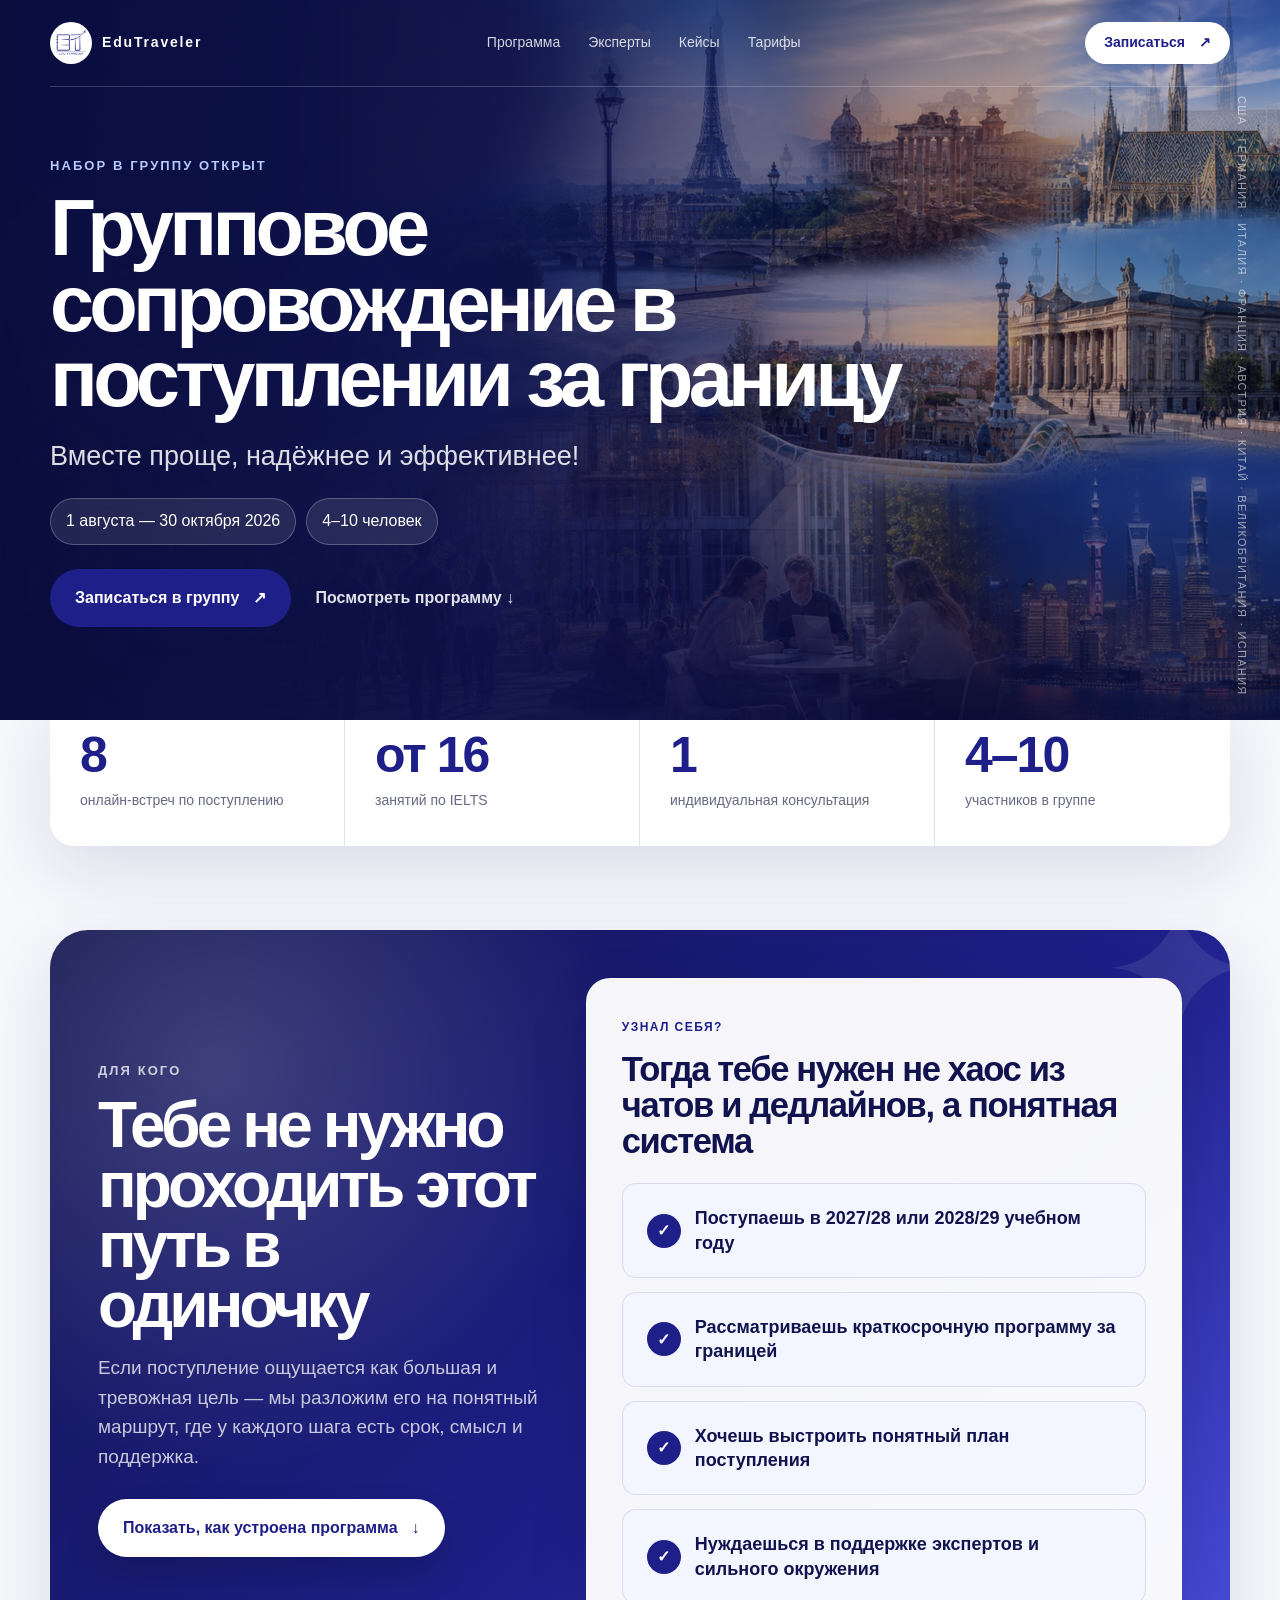
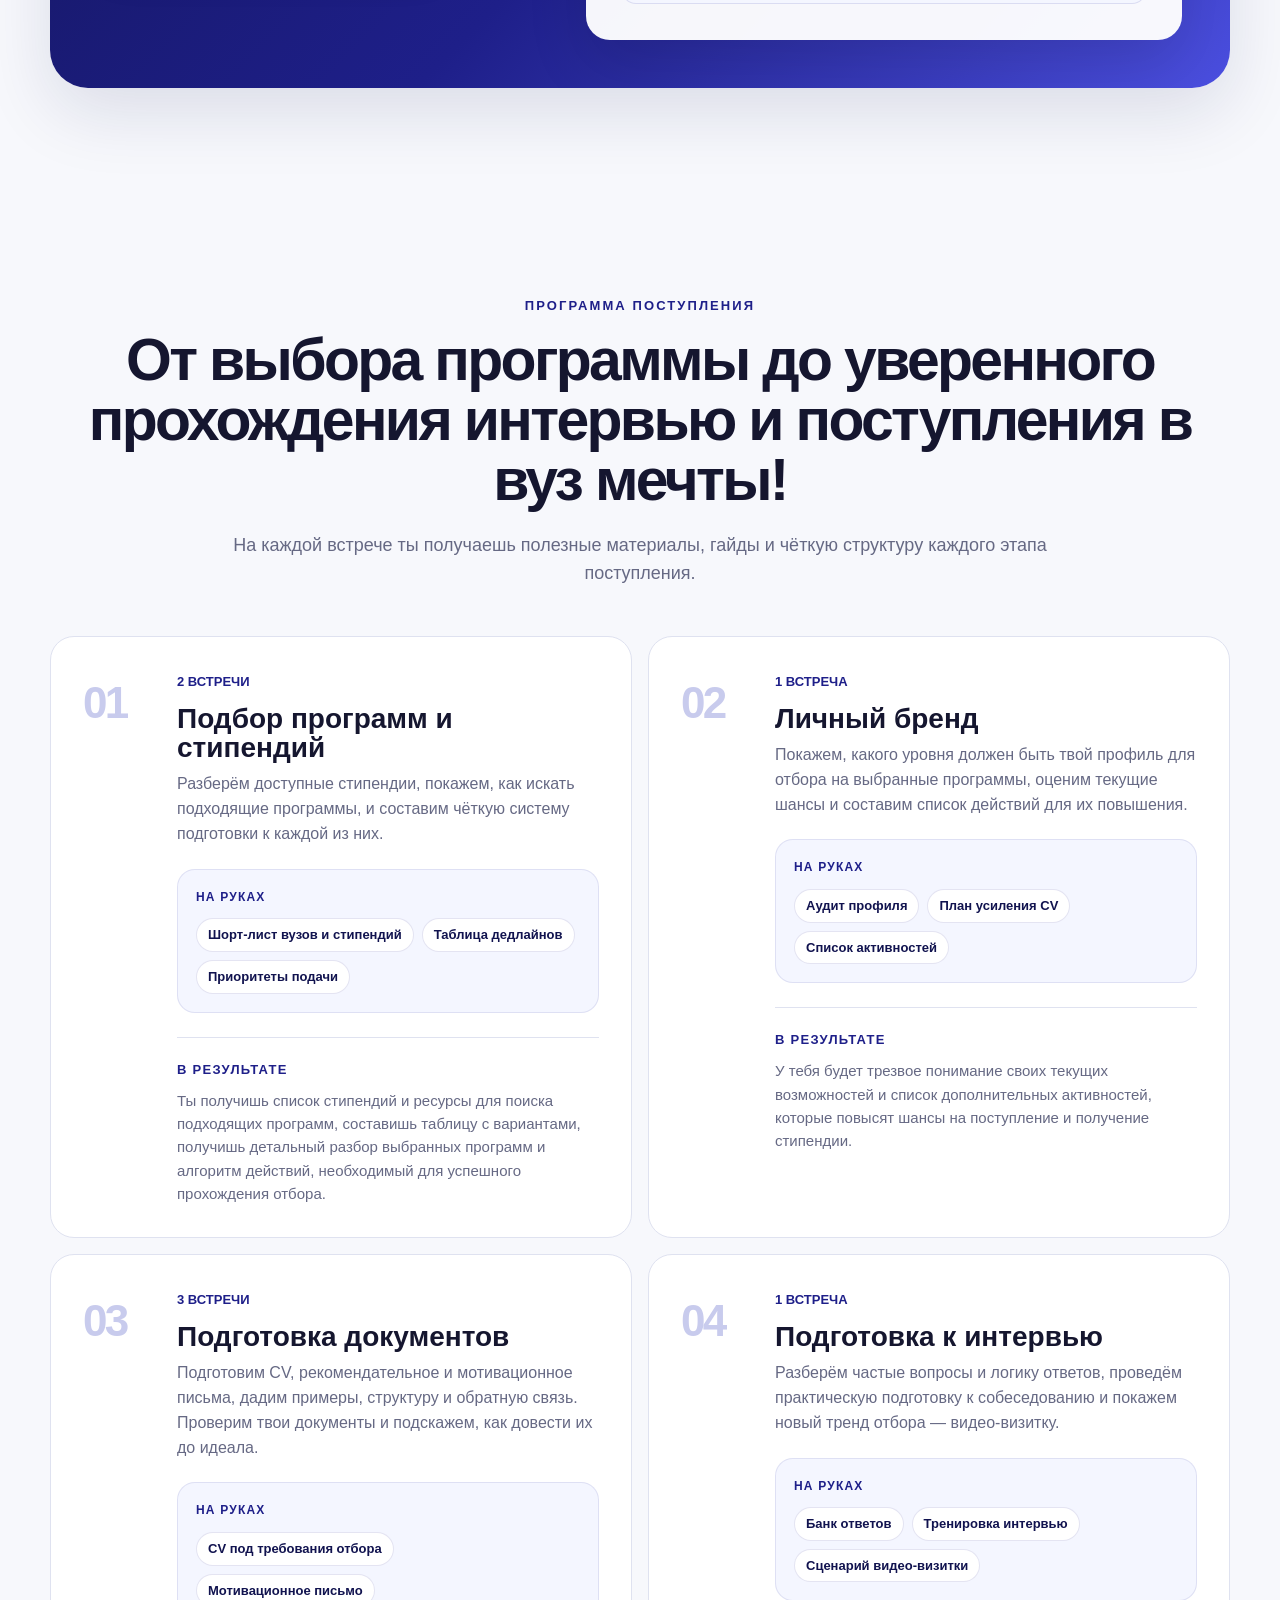
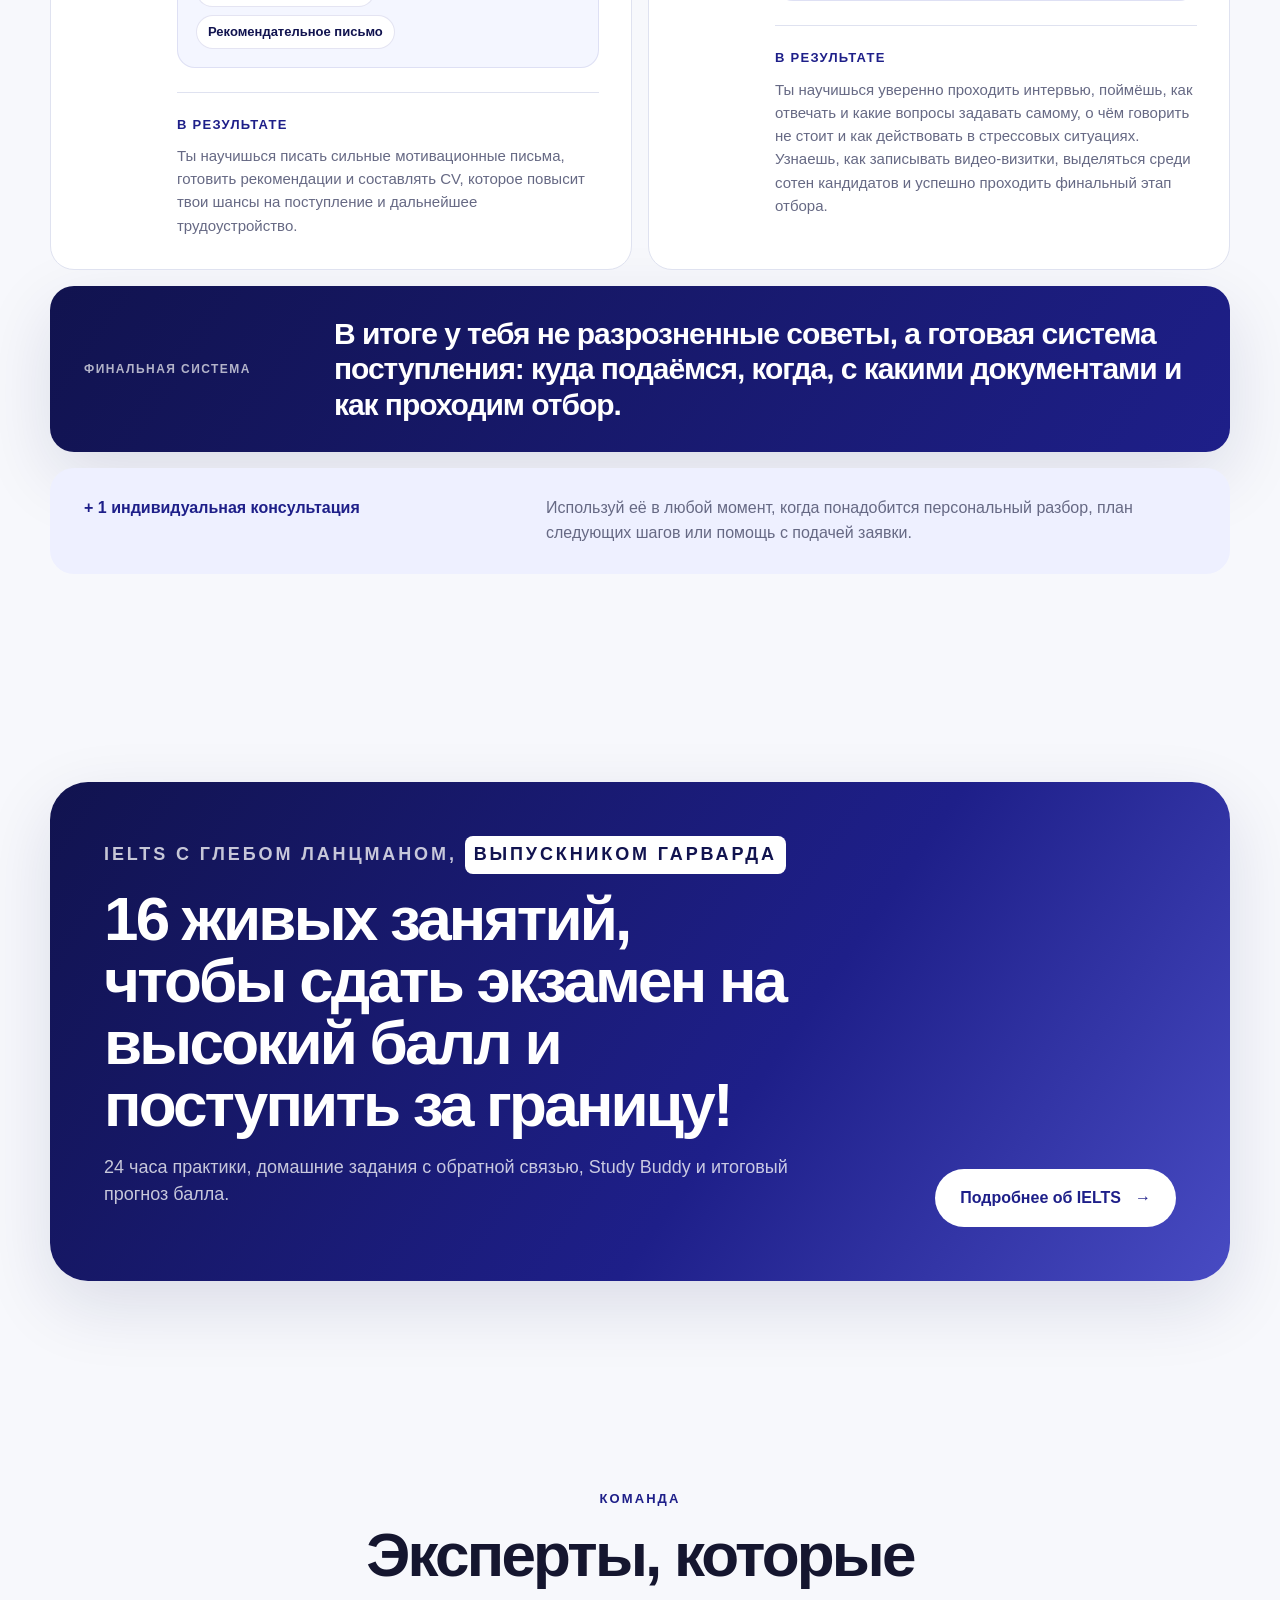
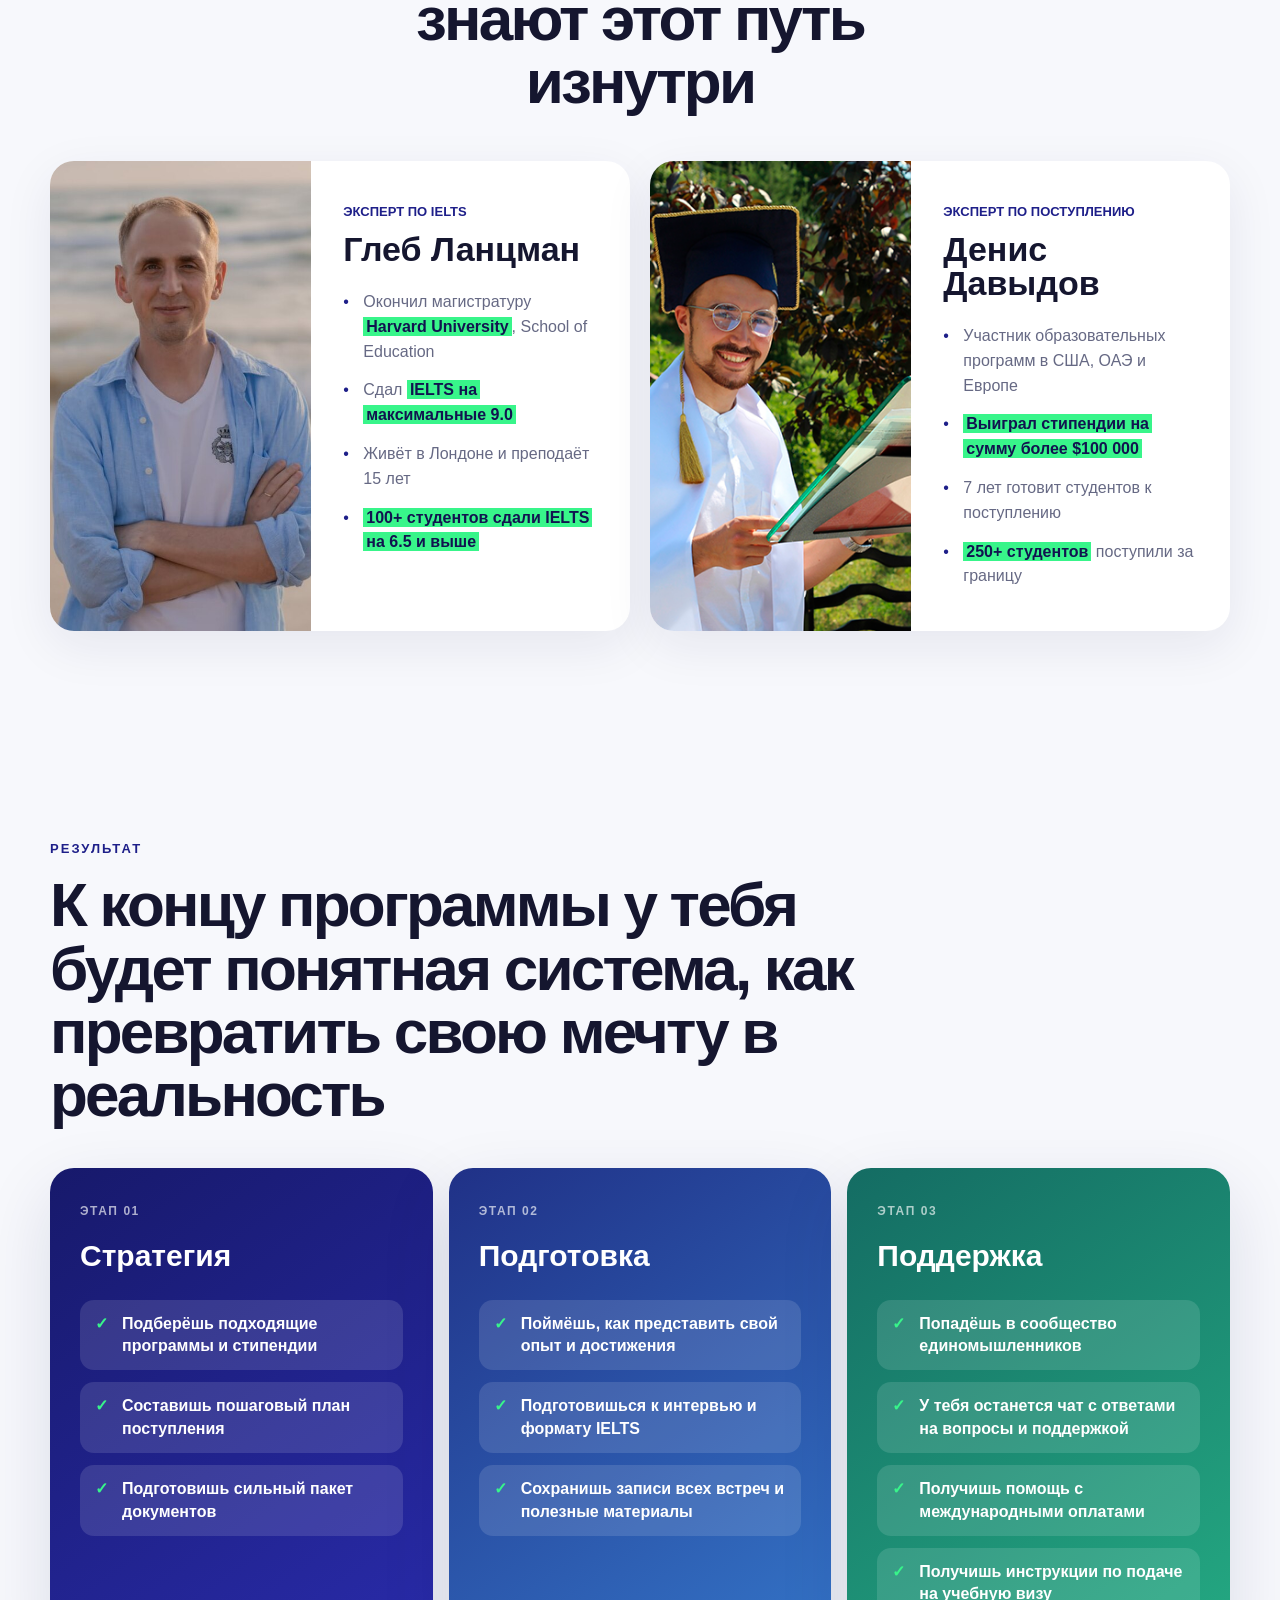
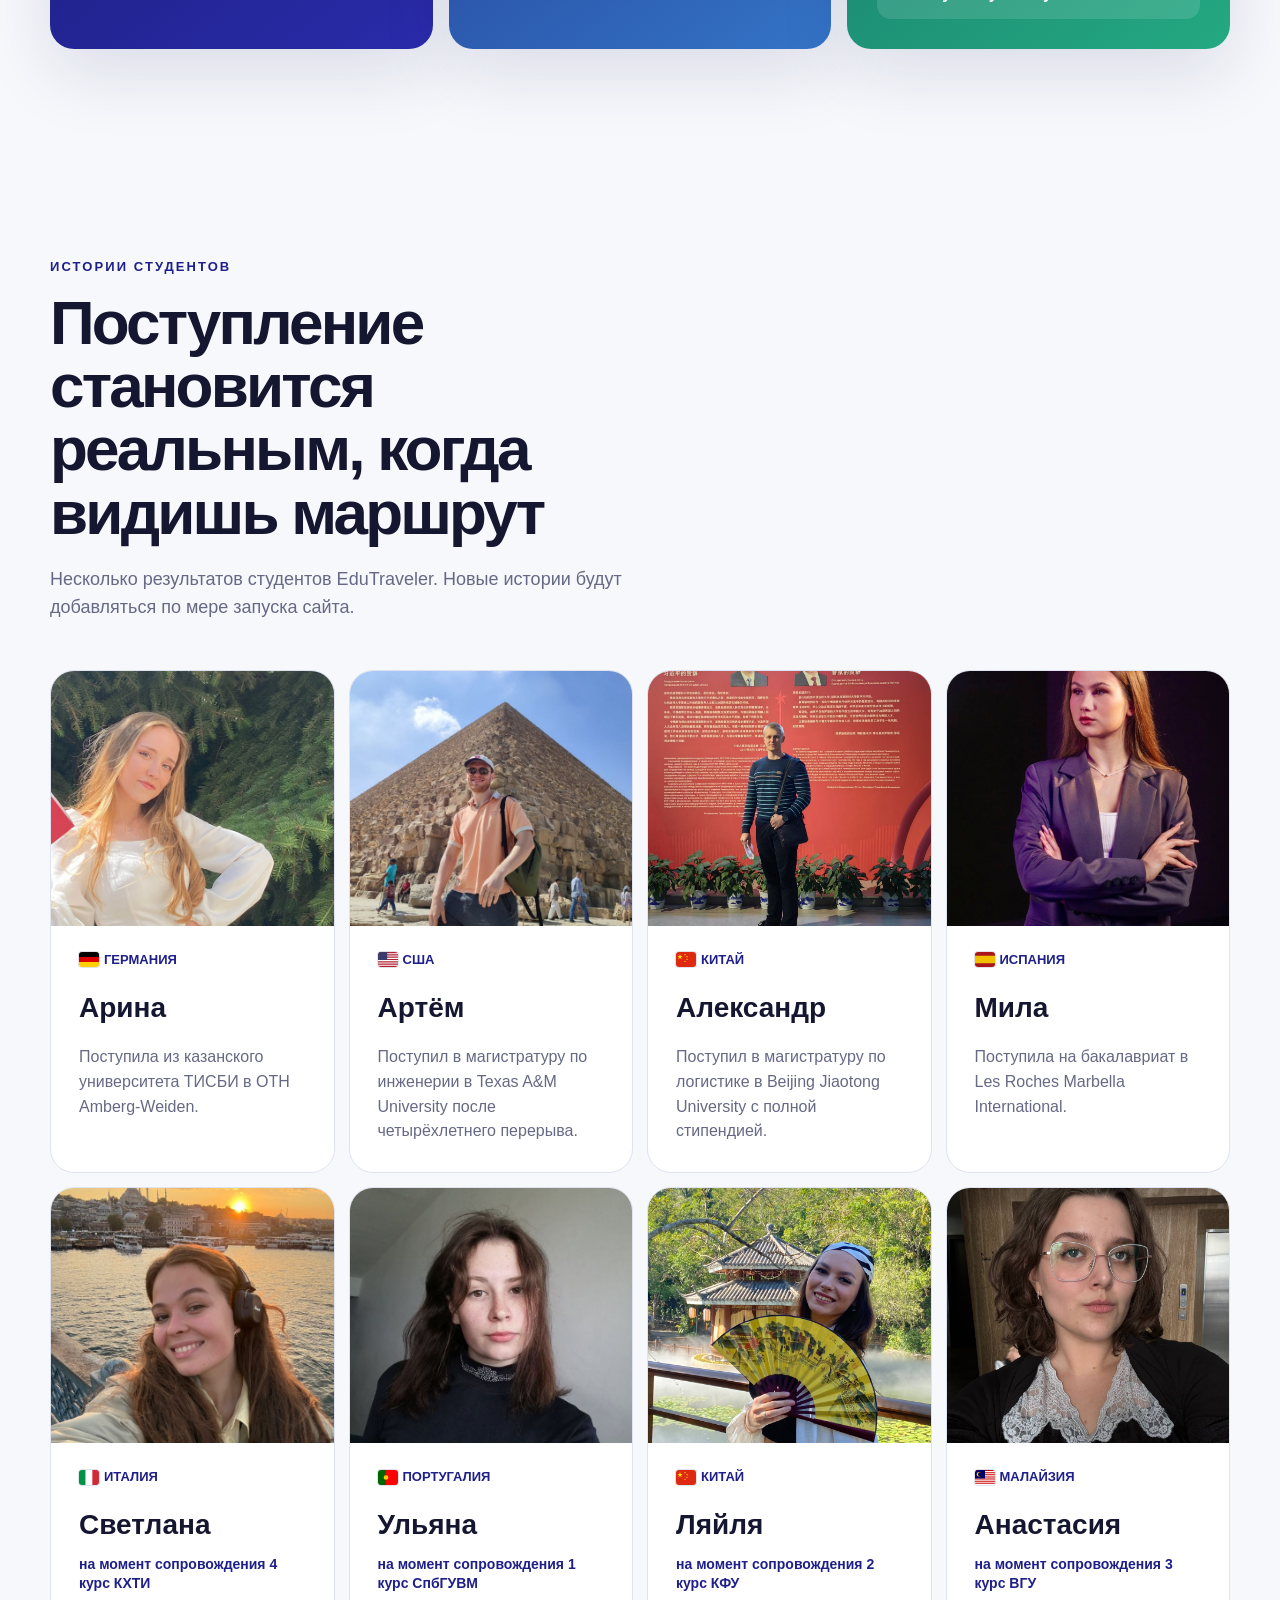
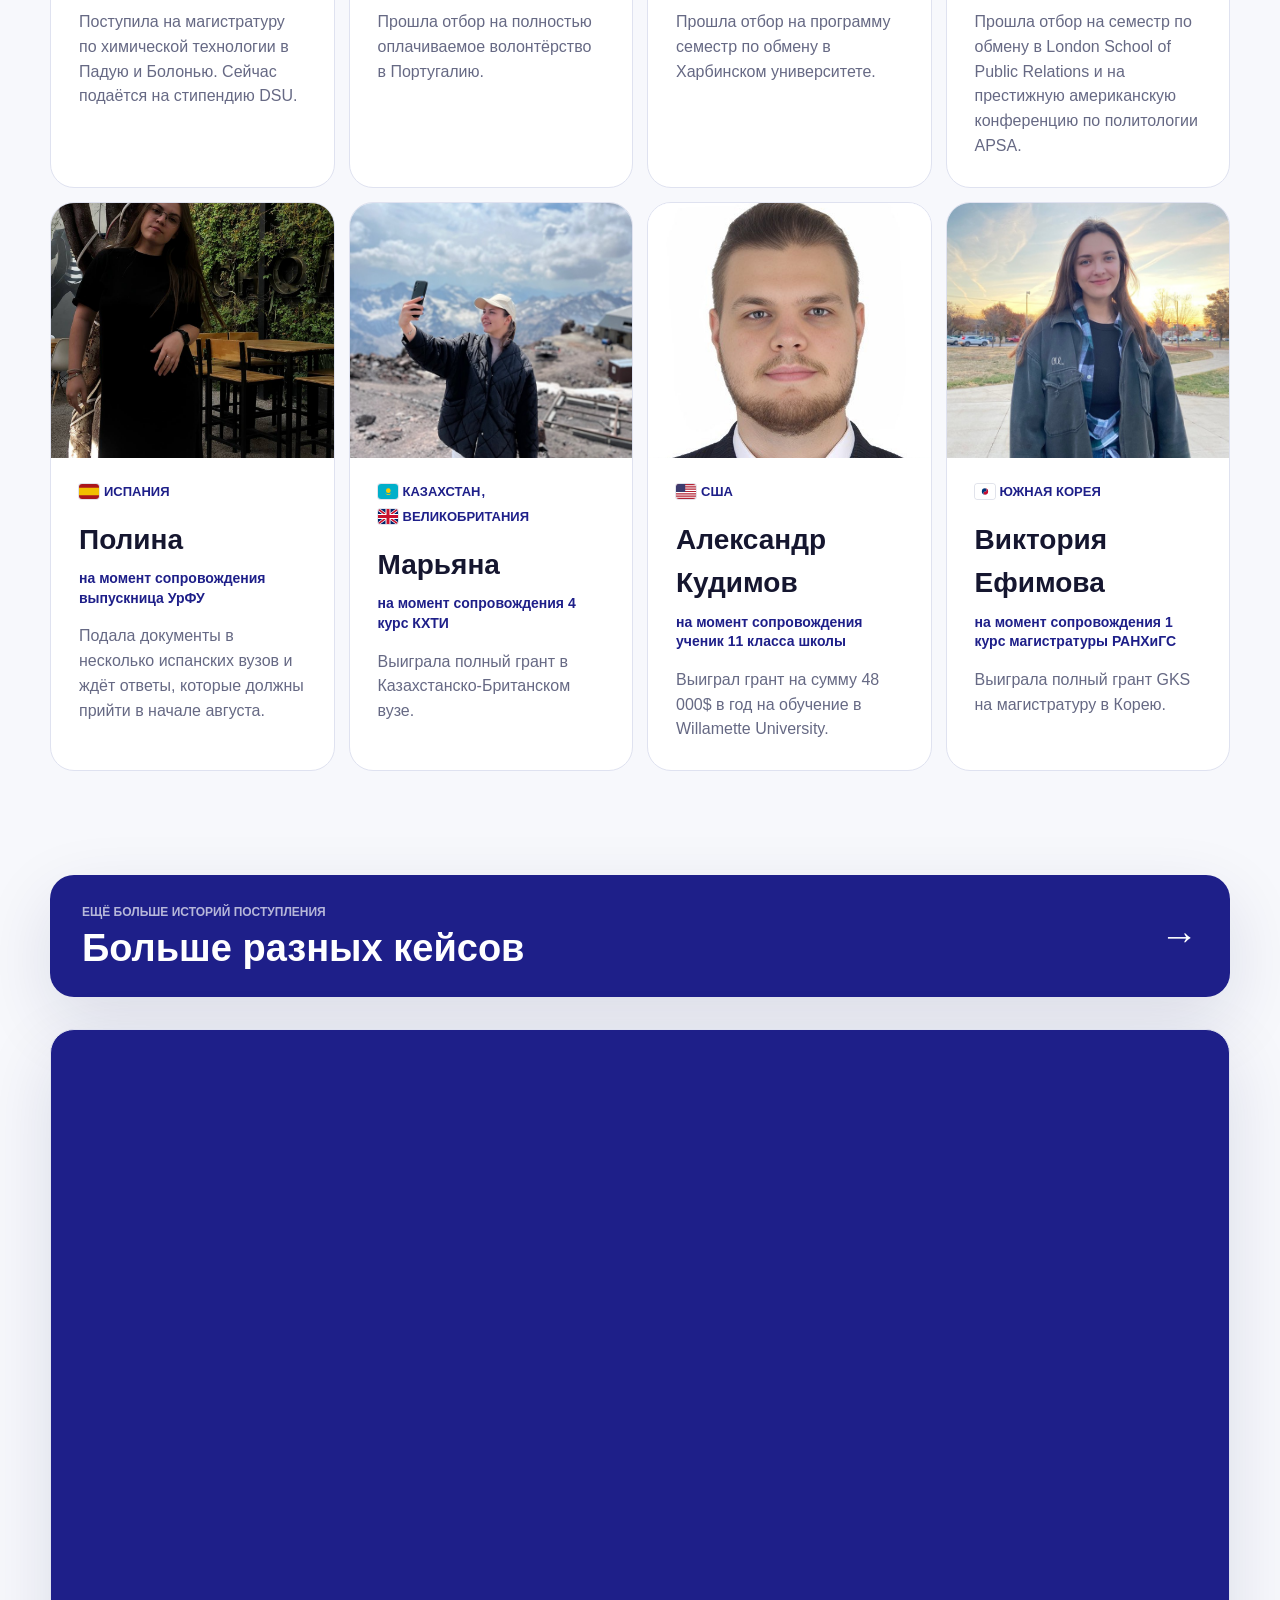
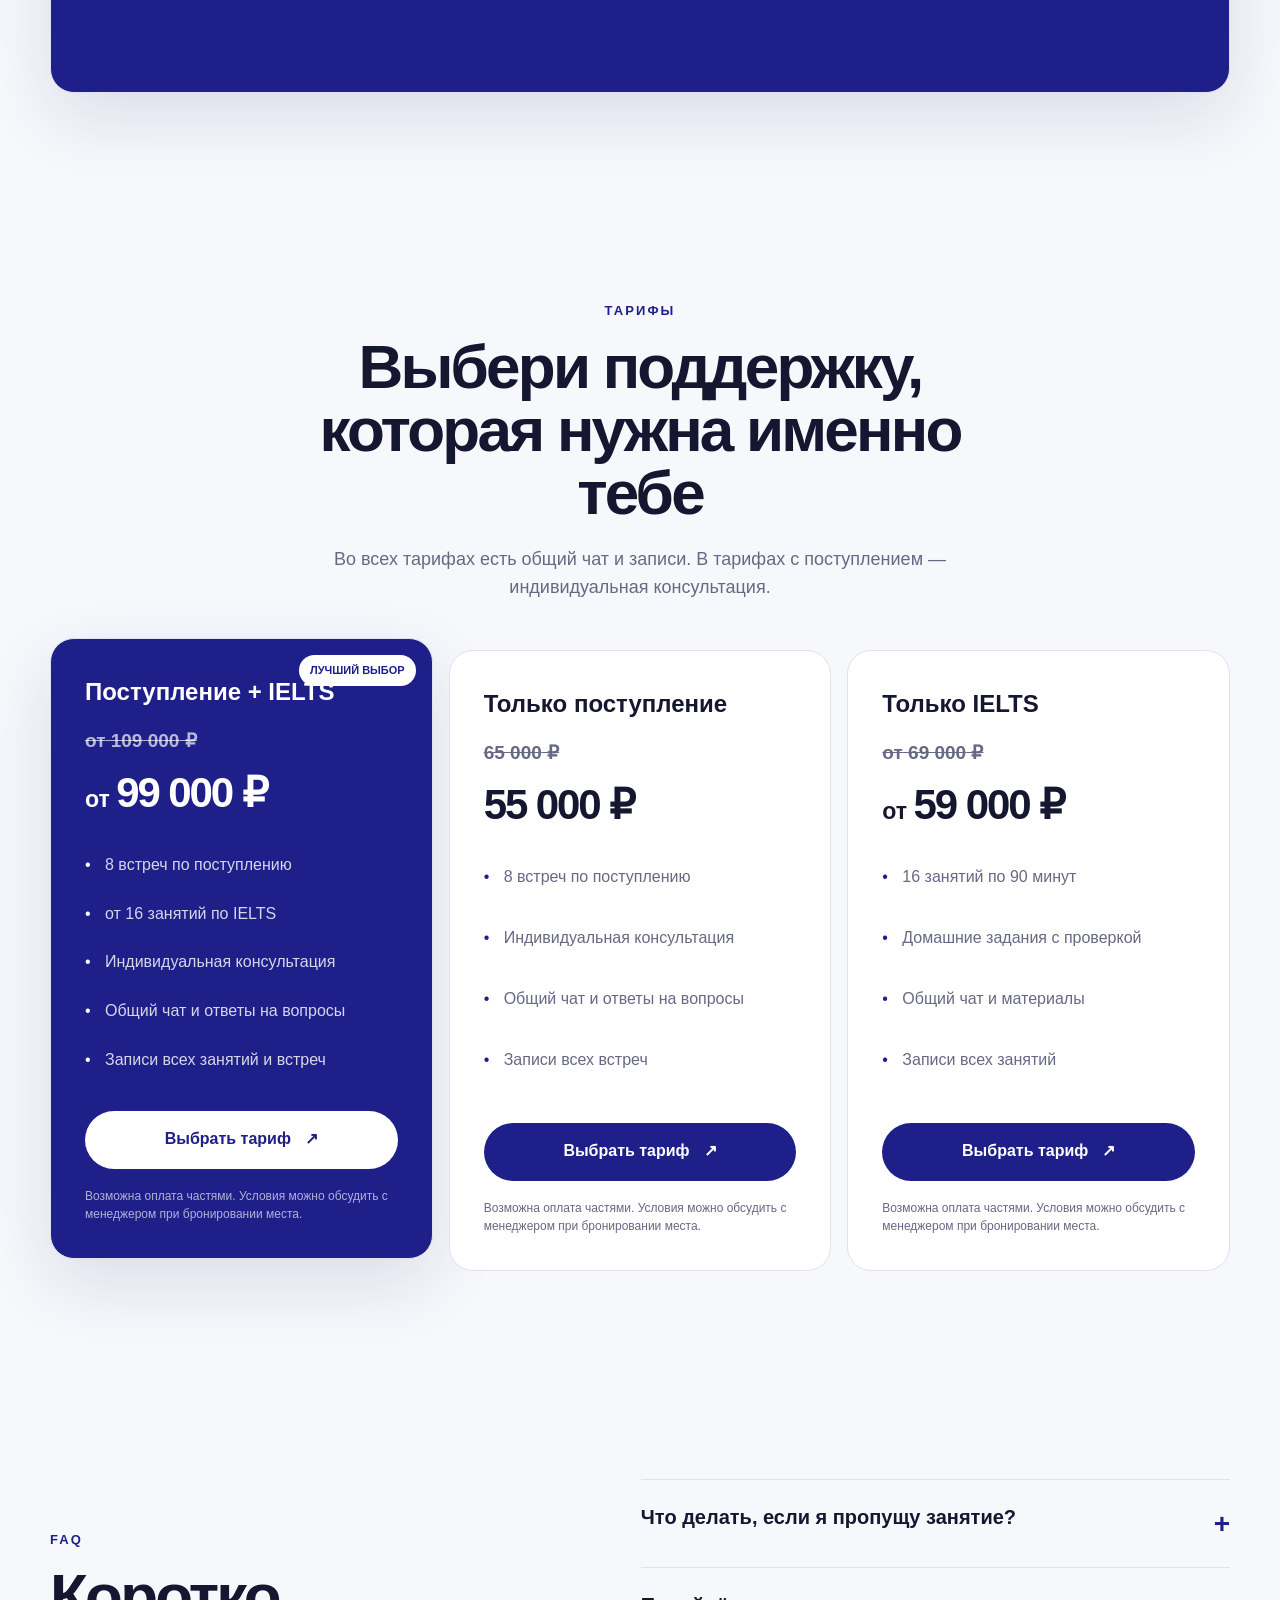
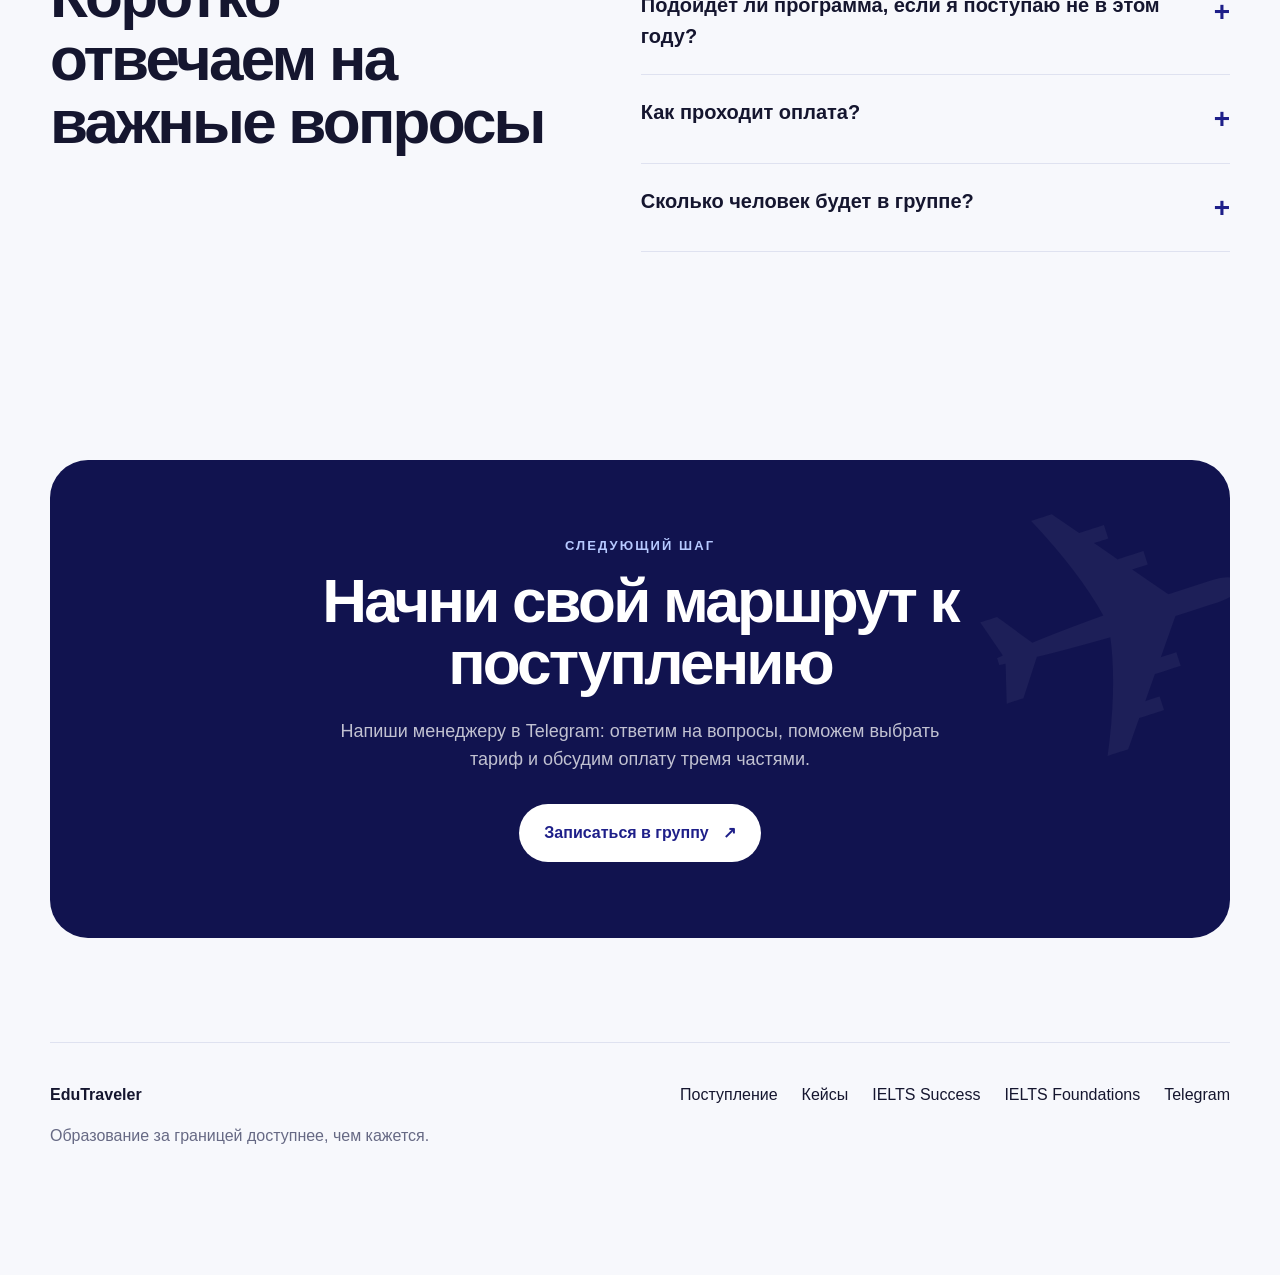
<file: index.html>
<!doctype html>
<html lang="ru">
  <head>
    <meta charset="UTF-8" />
    <meta name="viewport" content="width=device-width, initial-scale=1.0" />
    <meta name="theme-color" content="#1e1f89" />
    <meta name="description" content="Групповое сопровождение EduTraveler в поступлении за границу и подготовке к IELTS." />
    <title>Групповое сопровождение в поступлении за границу | EduTraveler</title>
    <script type="module" crossorigin src="/assets/index-BemUymbN.js"></script>
    <link rel="stylesheet" crossorigin href="/assets/index-DdzDapa5.css">
  </head>
  <body>
    <div id="root"></div>
  </body>
</html>
</file>
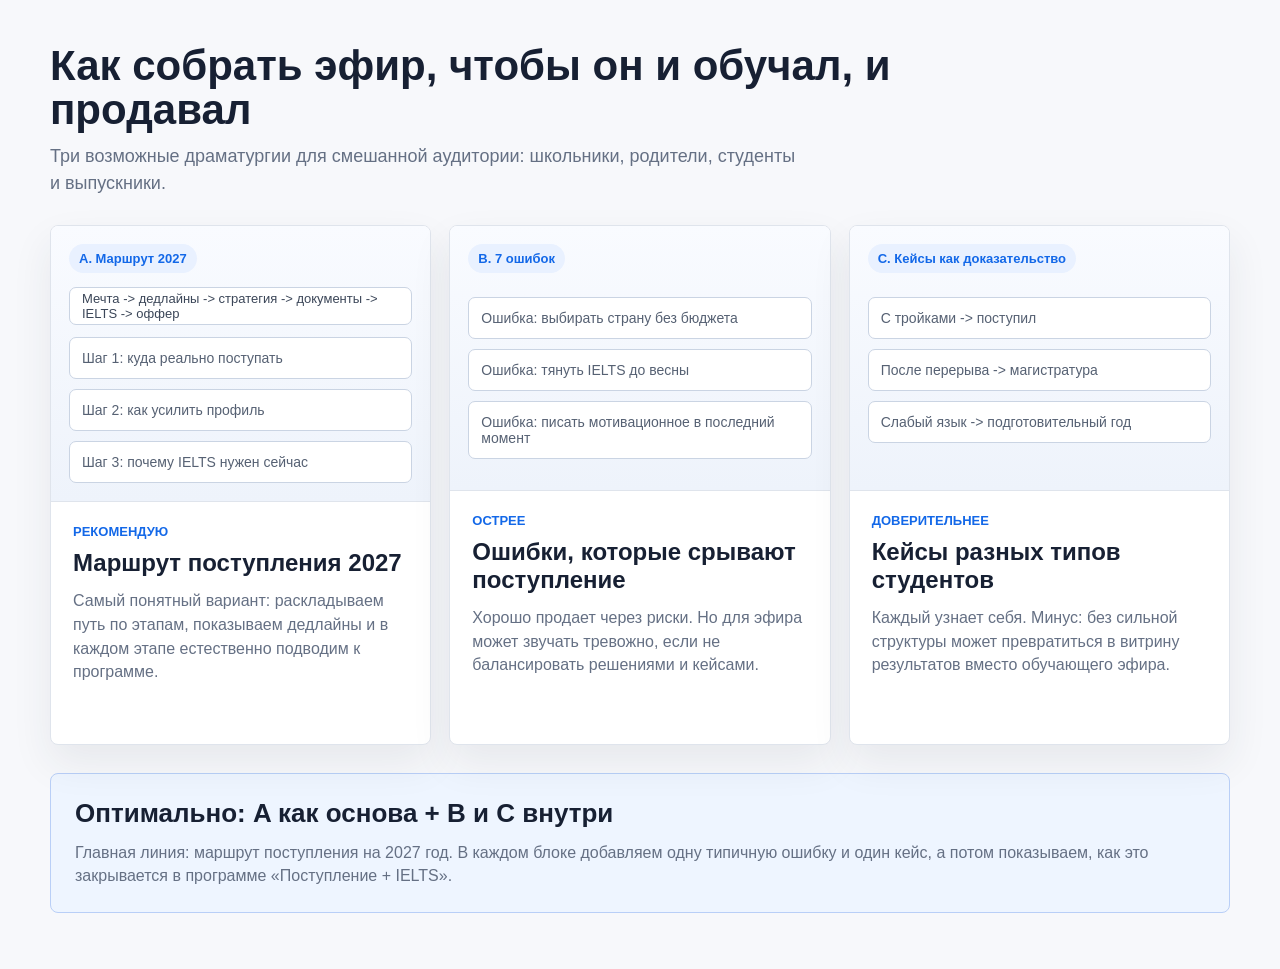
<file: brainstorm/presentation-approaches.html>
<!doctype html>
<html lang="ru">
<head>
  <meta charset="utf-8">
  <meta name="viewport" content="width=device-width, initial-scale=1">
  <title>Варианты драматургии эфира</title>
  <style>
    :root {
      color-scheme: light;
      --ink: #172033;
      --muted: #657084;
      --line: #dfe4ec;
      --bg: #f7f8fb;
      --card: #ffffff;
      --accent: #1368e8;
      --accent-soft: #e9f1ff;
    }
    * { box-sizing: border-box; }
    body {
      margin: 0;
      font-family: Inter, Segoe UI, Arial, sans-serif;
      background: var(--bg);
      color: var(--ink);
    }
    main {
      width: min(1180px, calc(100vw - 48px));
      margin: 0 auto;
      padding: 44px 0 56px;
    }
    h1 {
      margin: 0 0 12px;
      max-width: 860px;
      font-size: 42px;
      line-height: 1.04;
      letter-spacing: 0;
    }
    .subtitle {
      margin: 0 0 28px;
      max-width: 760px;
      color: var(--muted);
      font-size: 18px;
      line-height: 1.5;
    }
    .grid {
      display: grid;
      grid-template-columns: repeat(3, minmax(0, 1fr));
      gap: 18px;
      margin: 28px 0;
    }
    .card {
      min-height: 520px;
      border: 1px solid var(--line);
      border-radius: 8px;
      background: var(--card);
      overflow: hidden;
      box-shadow: 0 18px 40px rgba(34, 45, 66, 0.08);
    }
    .mock {
      min-height: 265px;
      padding: 18px;
      background: linear-gradient(180deg, #f9fbff, #eef3fb);
      border-bottom: 1px solid var(--line);
    }
    .mock-title {
      display: inline-flex;
      padding: 7px 10px;
      border-radius: 999px;
      background: var(--accent-soft);
      color: var(--accent);
      font-size: 13px;
      font-weight: 700;
      margin-bottom: 14px;
    }
    .bar, .block {
      border: 1px solid #cad4e3;
      border-radius: 7px;
      background: #fff;
    }
    .bar {
      height: 38px;
      display: flex;
      align-items: center;
      padding: 0 12px;
      color: #3b4658;
      font-size: 13px;
      margin-bottom: 12px;
    }
    .block {
      min-height: 42px;
      margin-top: 10px;
      padding: 12px;
      color: #566173;
      font-size: 14px;
    }
    .body { padding: 22px; }
    .label {
      margin-bottom: 10px;
      color: var(--accent);
      font-weight: 800;
      font-size: 13px;
      text-transform: uppercase;
    }
    h2 {
      margin: 0 0 12px;
      font-size: 24px;
      line-height: 1.16;
      letter-spacing: 0;
    }
    p {
      margin: 0;
      color: var(--muted);
      font-size: 16px;
      line-height: 1.48;
    }
    .recommendation {
      margin-top: 22px;
      padding: 24px;
      border: 1px solid #b9cff7;
      border-radius: 8px;
      background: #eef5ff;
    }
    .recommendation h2 { font-size: 26px; }
    @media (max-width: 920px) {
      h1 { font-size: 32px; }
      .grid { grid-template-columns: 1fr; }
      .card { min-height: 0; }
    }
  </style>
</head>
<body>
  <main>
    <h1>Как собрать эфир, чтобы он и обучал, и продавал</h1>
    <p class="subtitle">Три возможные драматургии для смешанной аудитории: школьники, родители, студенты и выпускники.</p>

    <section class="grid" aria-label="Варианты драматургии">
      <article class="card">
        <div class="mock">
          <div class="mock-title">A. Маршрут 2027</div>
          <div class="bar">Мечта -> дедлайны -> стратегия -> документы -> IELTS -> оффер</div>
          <div class="block">Шаг 1: куда реально поступать</div>
          <div class="block">Шаг 2: как усилить профиль</div>
          <div class="block">Шаг 3: почему IELTS нужен сейчас</div>
        </div>
        <div class="body">
          <div class="label">Рекомендую</div>
          <h2>Маршрут поступления 2027</h2>
          <p>Самый понятный вариант: раскладываем путь по этапам, показываем дедлайны и в каждом этапе естественно подводим к программе.</p>
        </div>
      </article>

      <article class="card">
        <div class="mock">
          <div class="mock-title">B. 7 ошибок</div>
          <div class="block">Ошибка: выбирать страну без бюджета</div>
          <div class="block">Ошибка: тянуть IELTS до весны</div>
          <div class="block">Ошибка: писать мотивационное в последний момент</div>
        </div>
        <div class="body">
          <div class="label">Острее</div>
          <h2>Ошибки, которые срывают поступление</h2>
          <p>Хорошо продает через риски. Но для эфира может звучать тревожно, если не балансировать решениями и кейсами.</p>
        </div>
      </article>

      <article class="card">
        <div class="mock">
          <div class="mock-title">C. Кейсы как доказательство</div>
          <div class="block">С тройками -> поступил</div>
          <div class="block">После перерыва -> магистратура</div>
          <div class="block">Слабый язык -> подготовительный год</div>
        </div>
        <div class="body">
          <div class="label">Доверительнее</div>
          <h2>Кейсы разных типов студентов</h2>
          <p>Каждый узнает себя. Минус: без сильной структуры может превратиться в витрину результатов вместо обучающего эфира.</p>
        </div>
      </article>
    </section>

    <section class="recommendation">
      <h2>Оптимально: A как основа + B и C внутри</h2>
      <p>Главная линия: маршрут поступления на 2027 год. В каждом блоке добавляем одну типичную ошибку и один кейс, а потом показываем, как это закрывается в программе «Поступление + IELTS».</p>
    </section>
  </main>
</body>
</html>
</file>
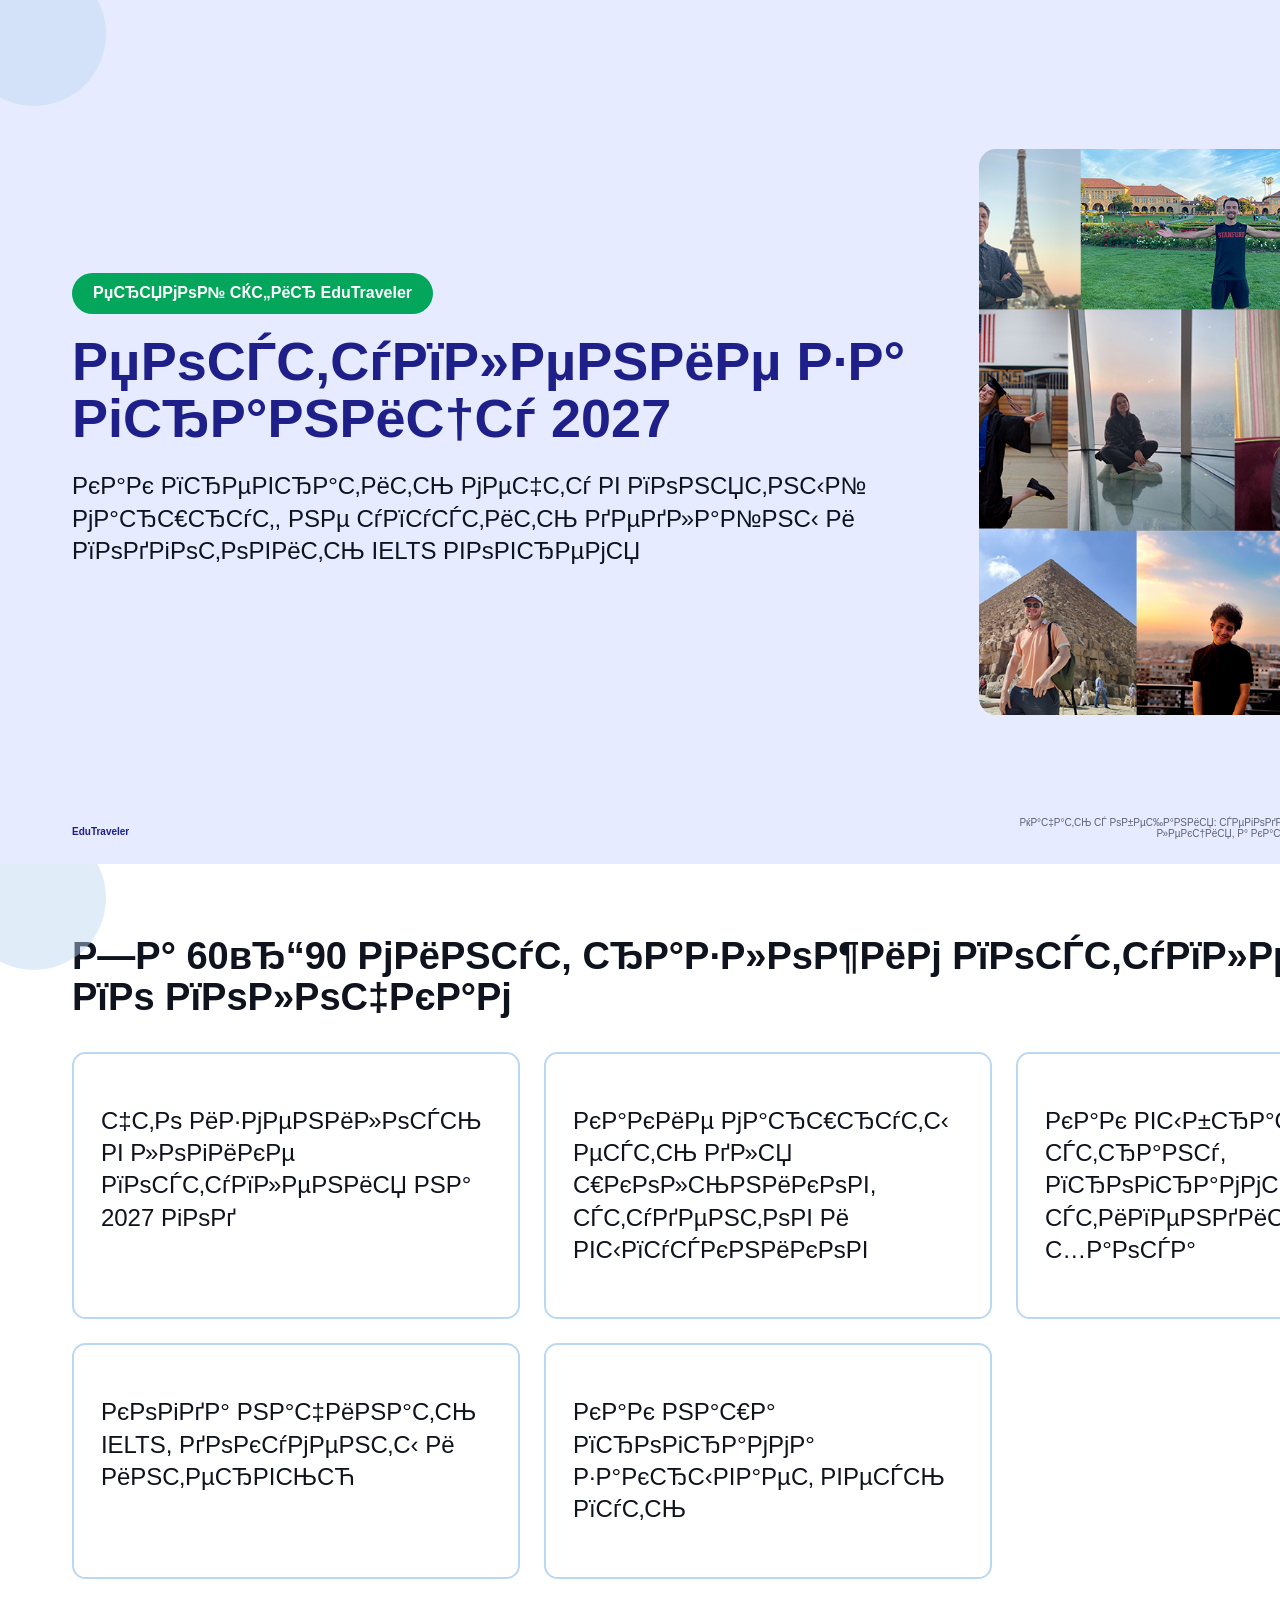
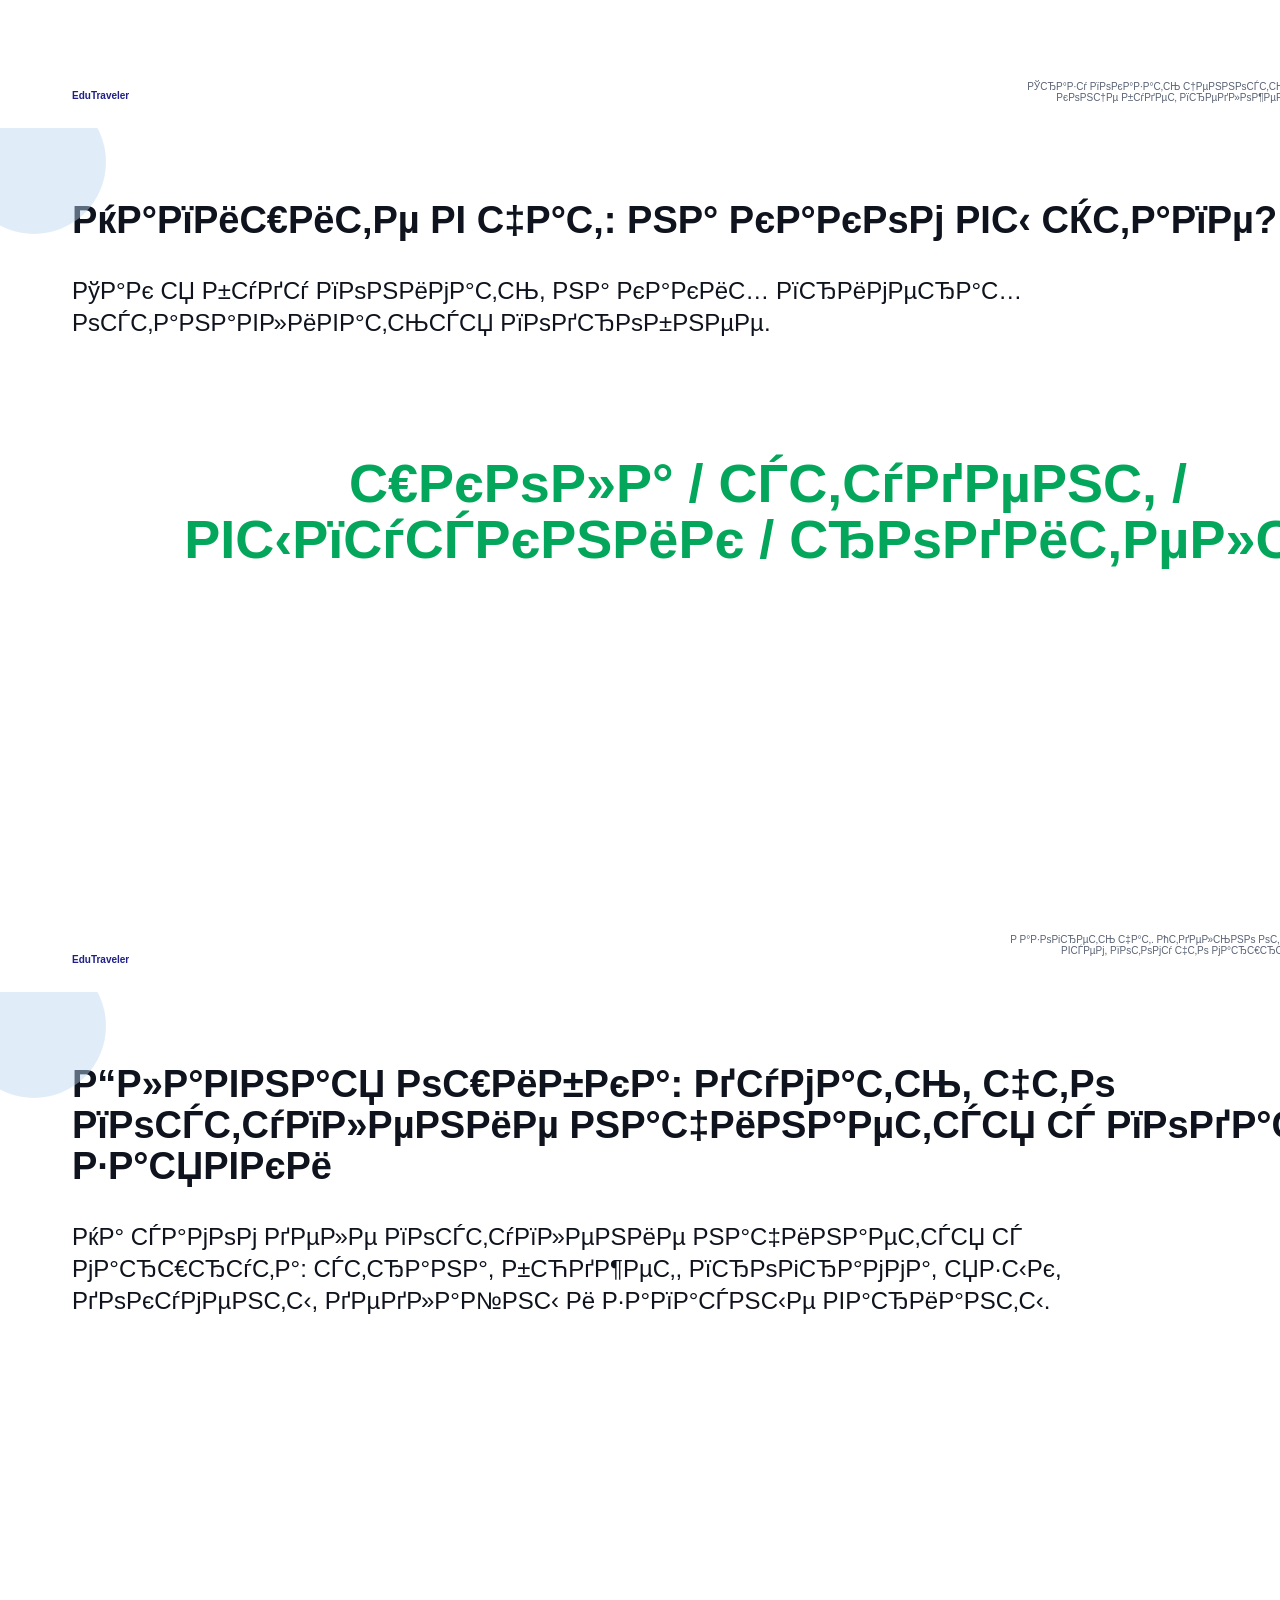
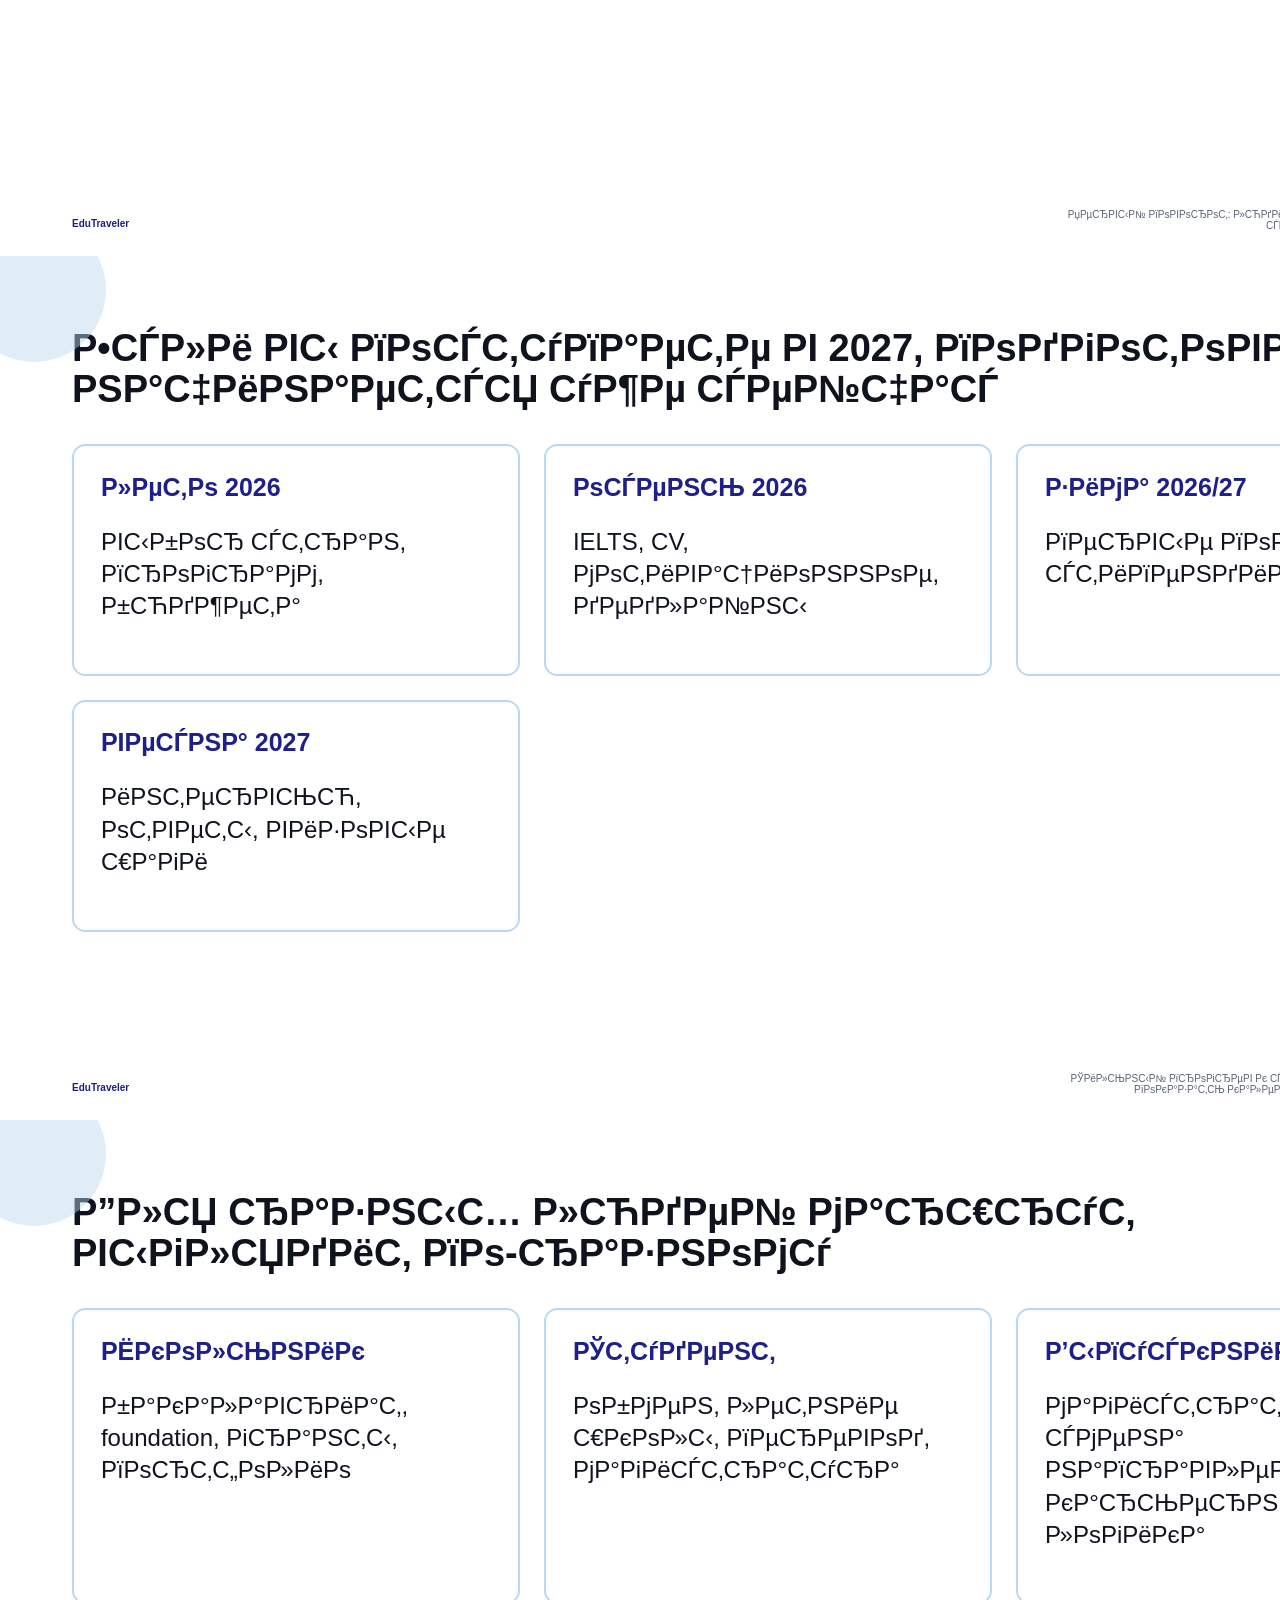
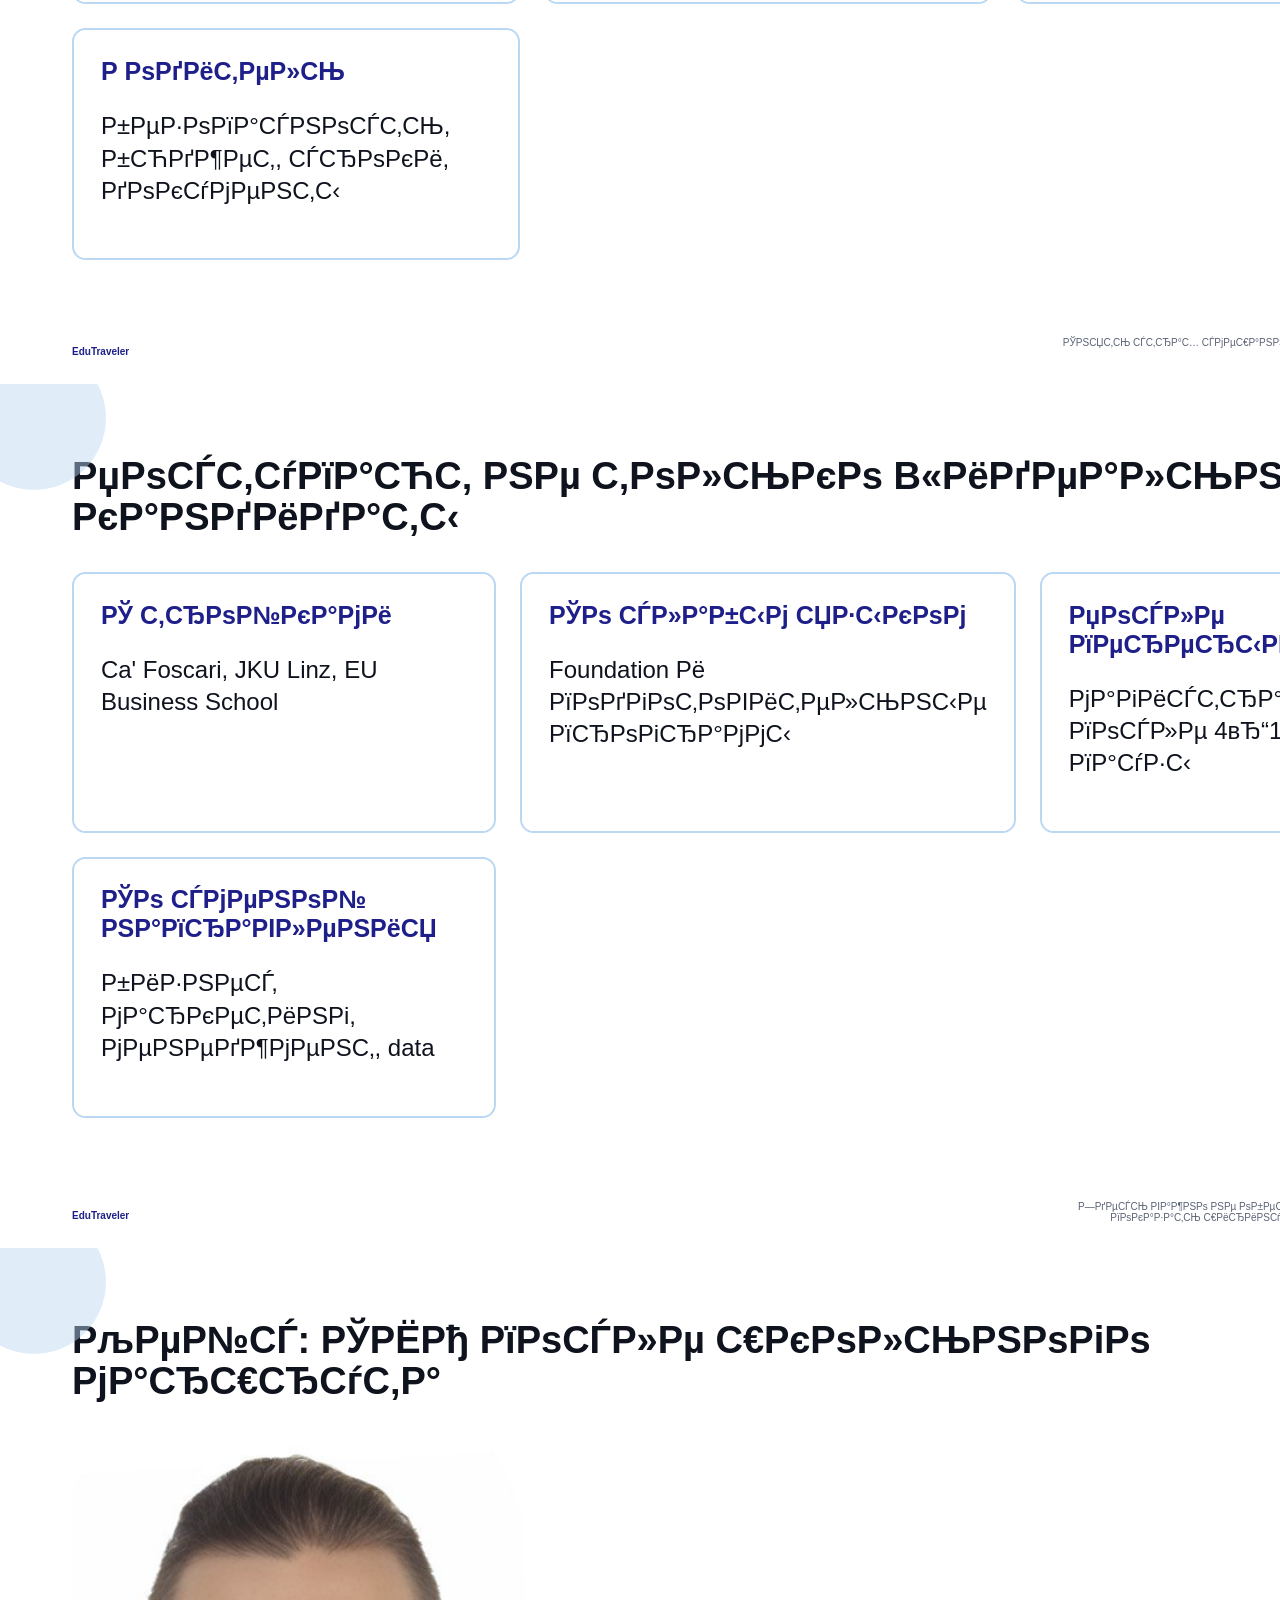
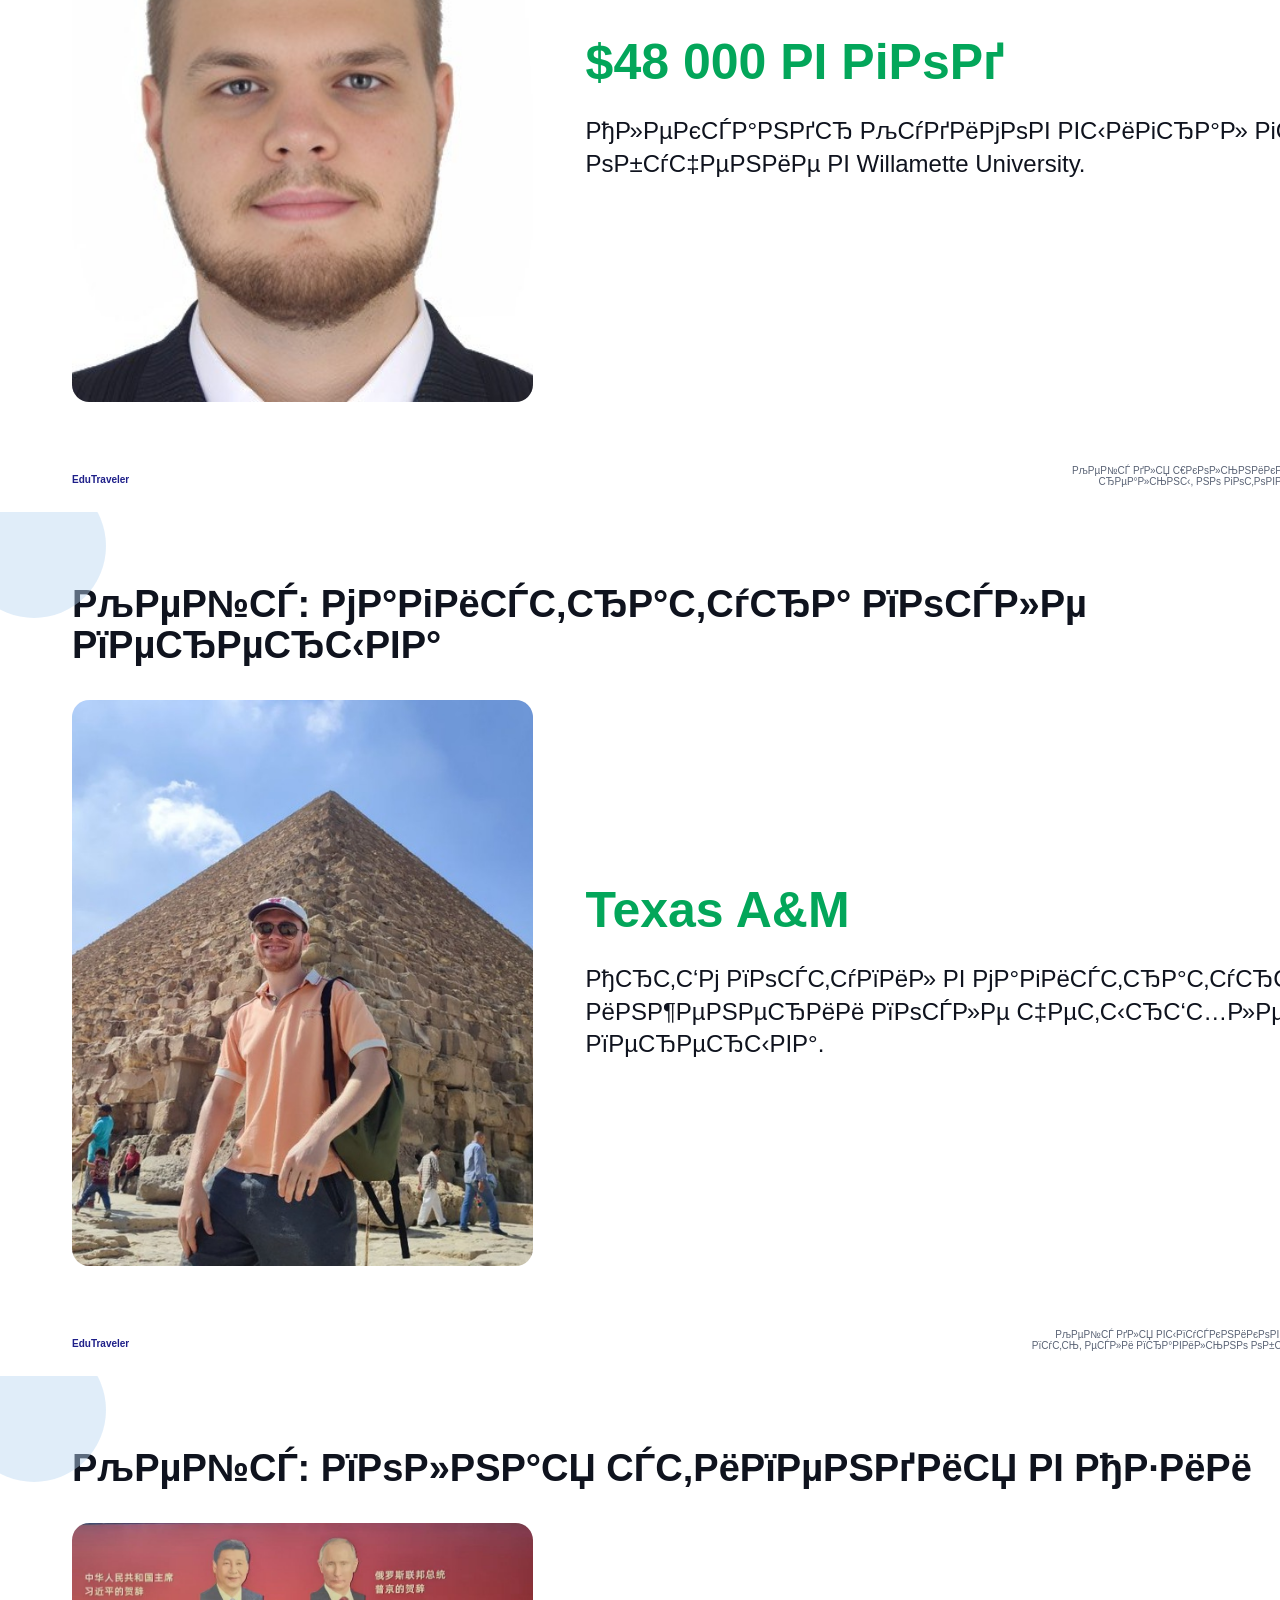
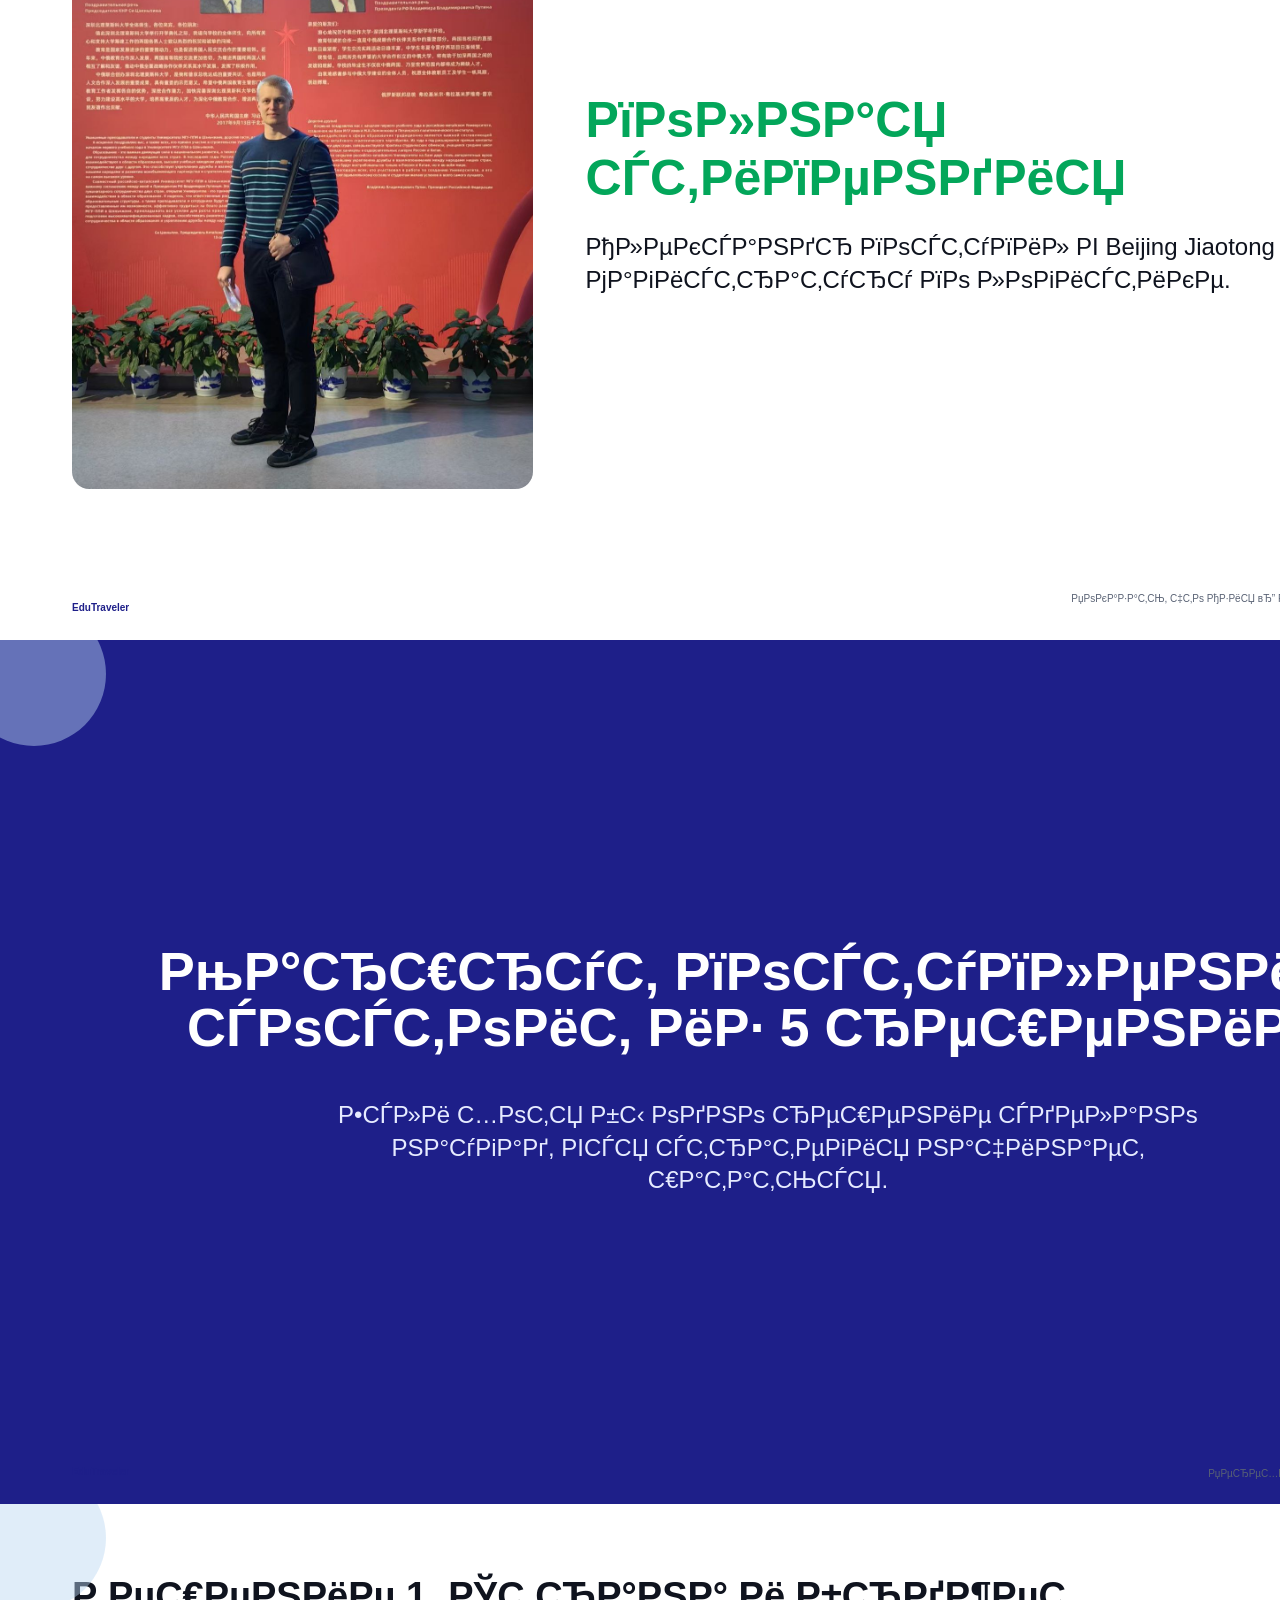
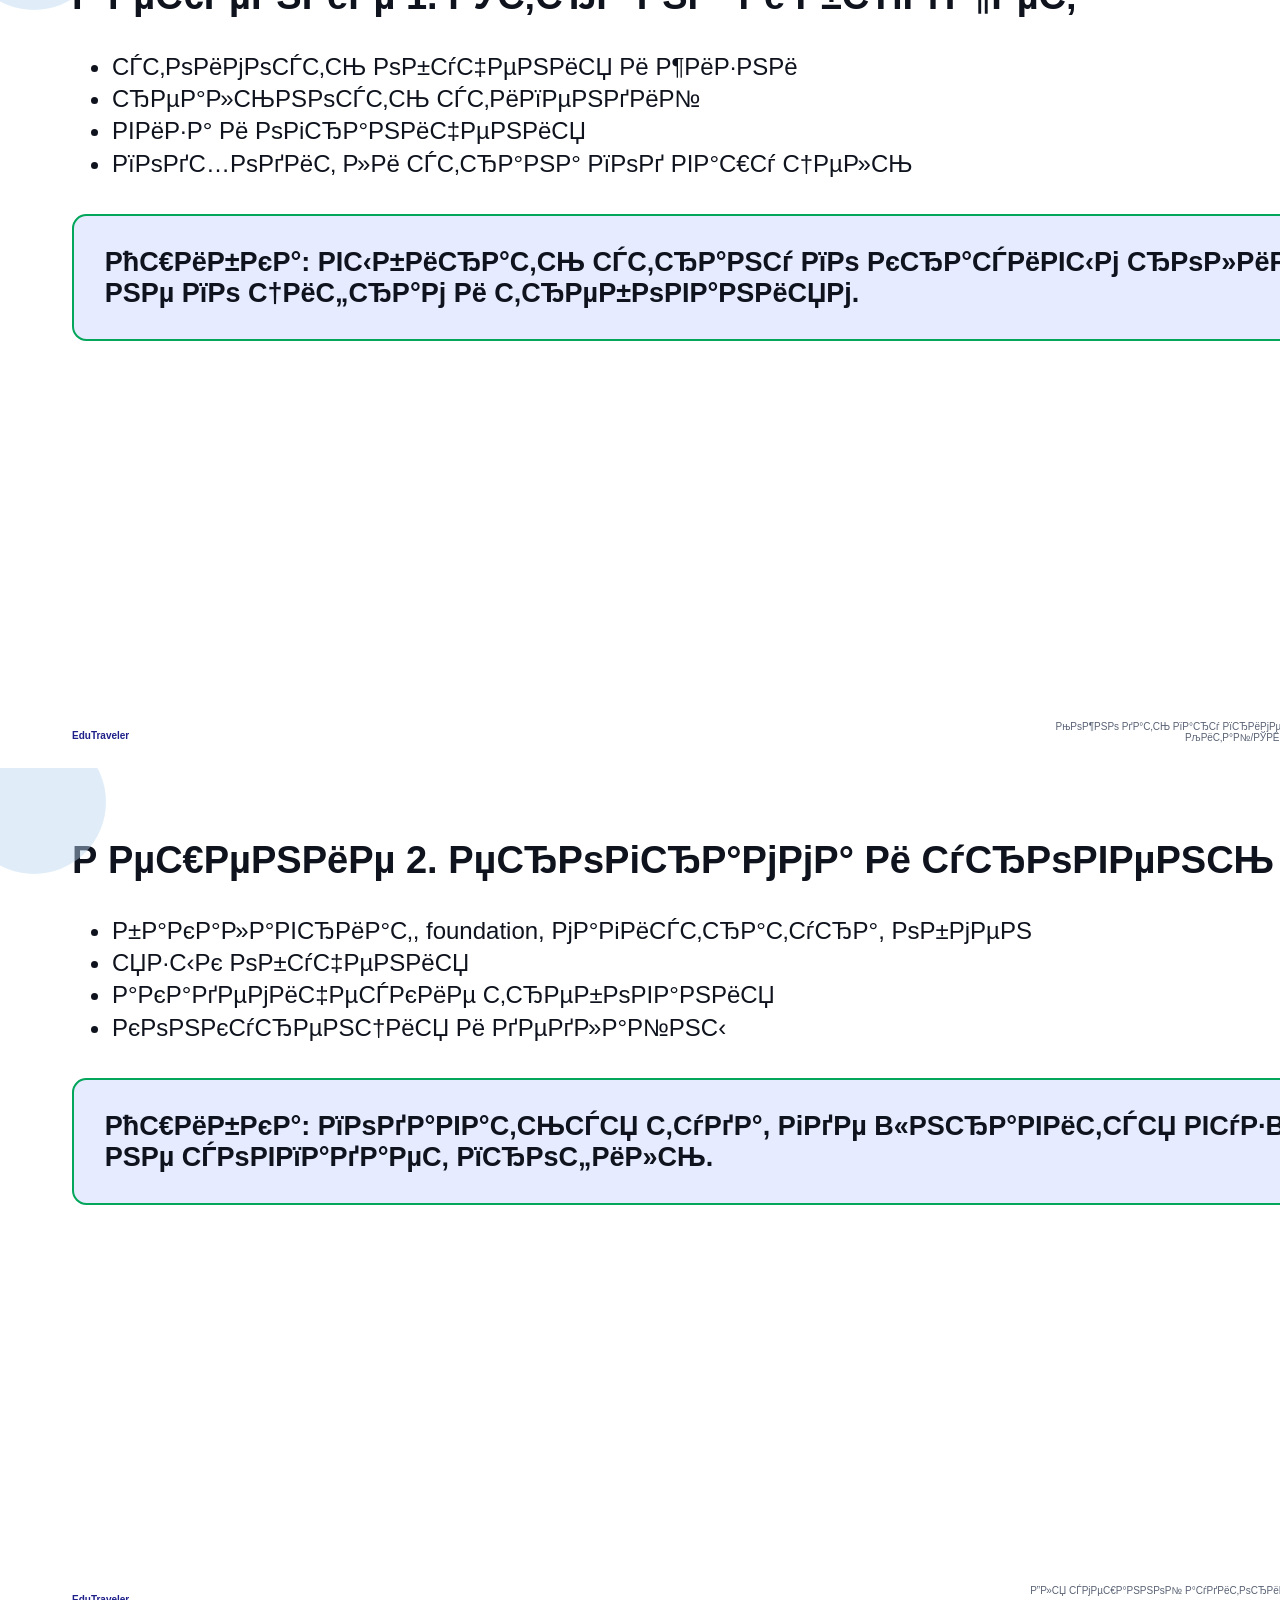
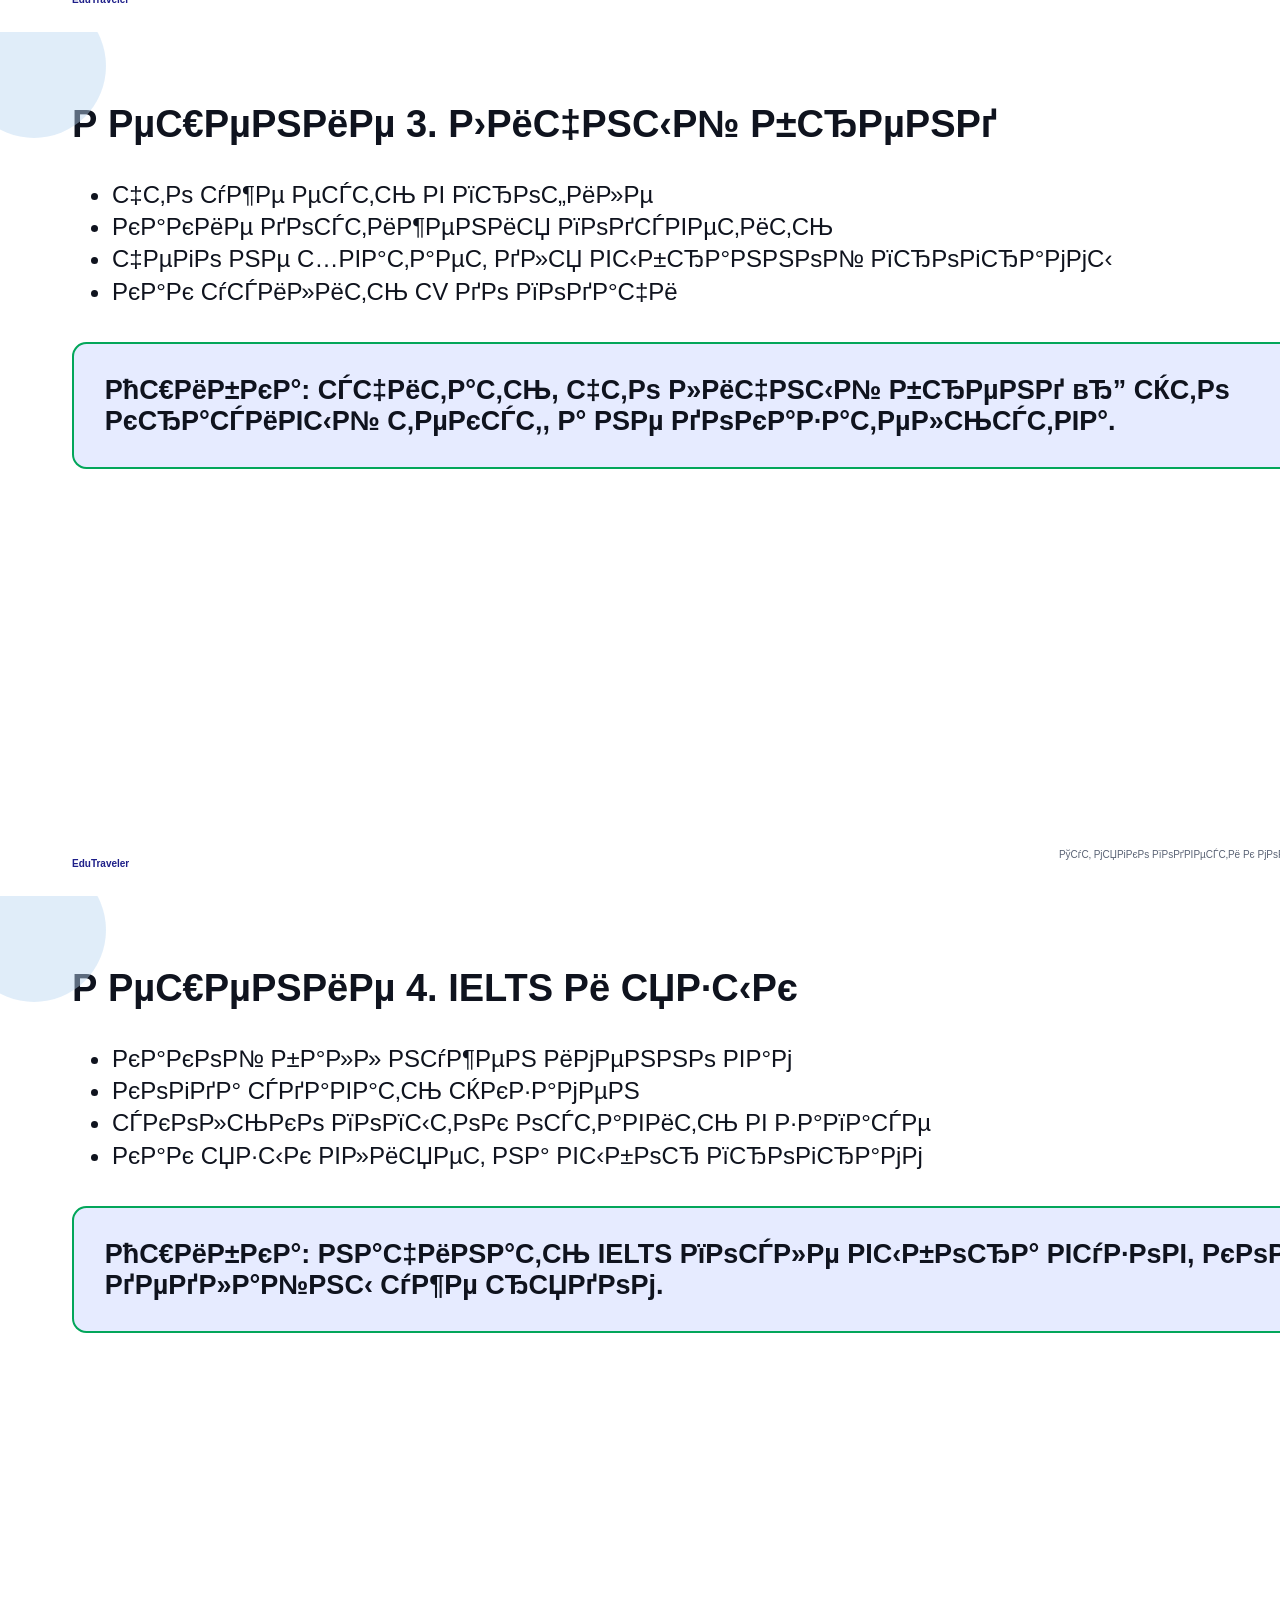
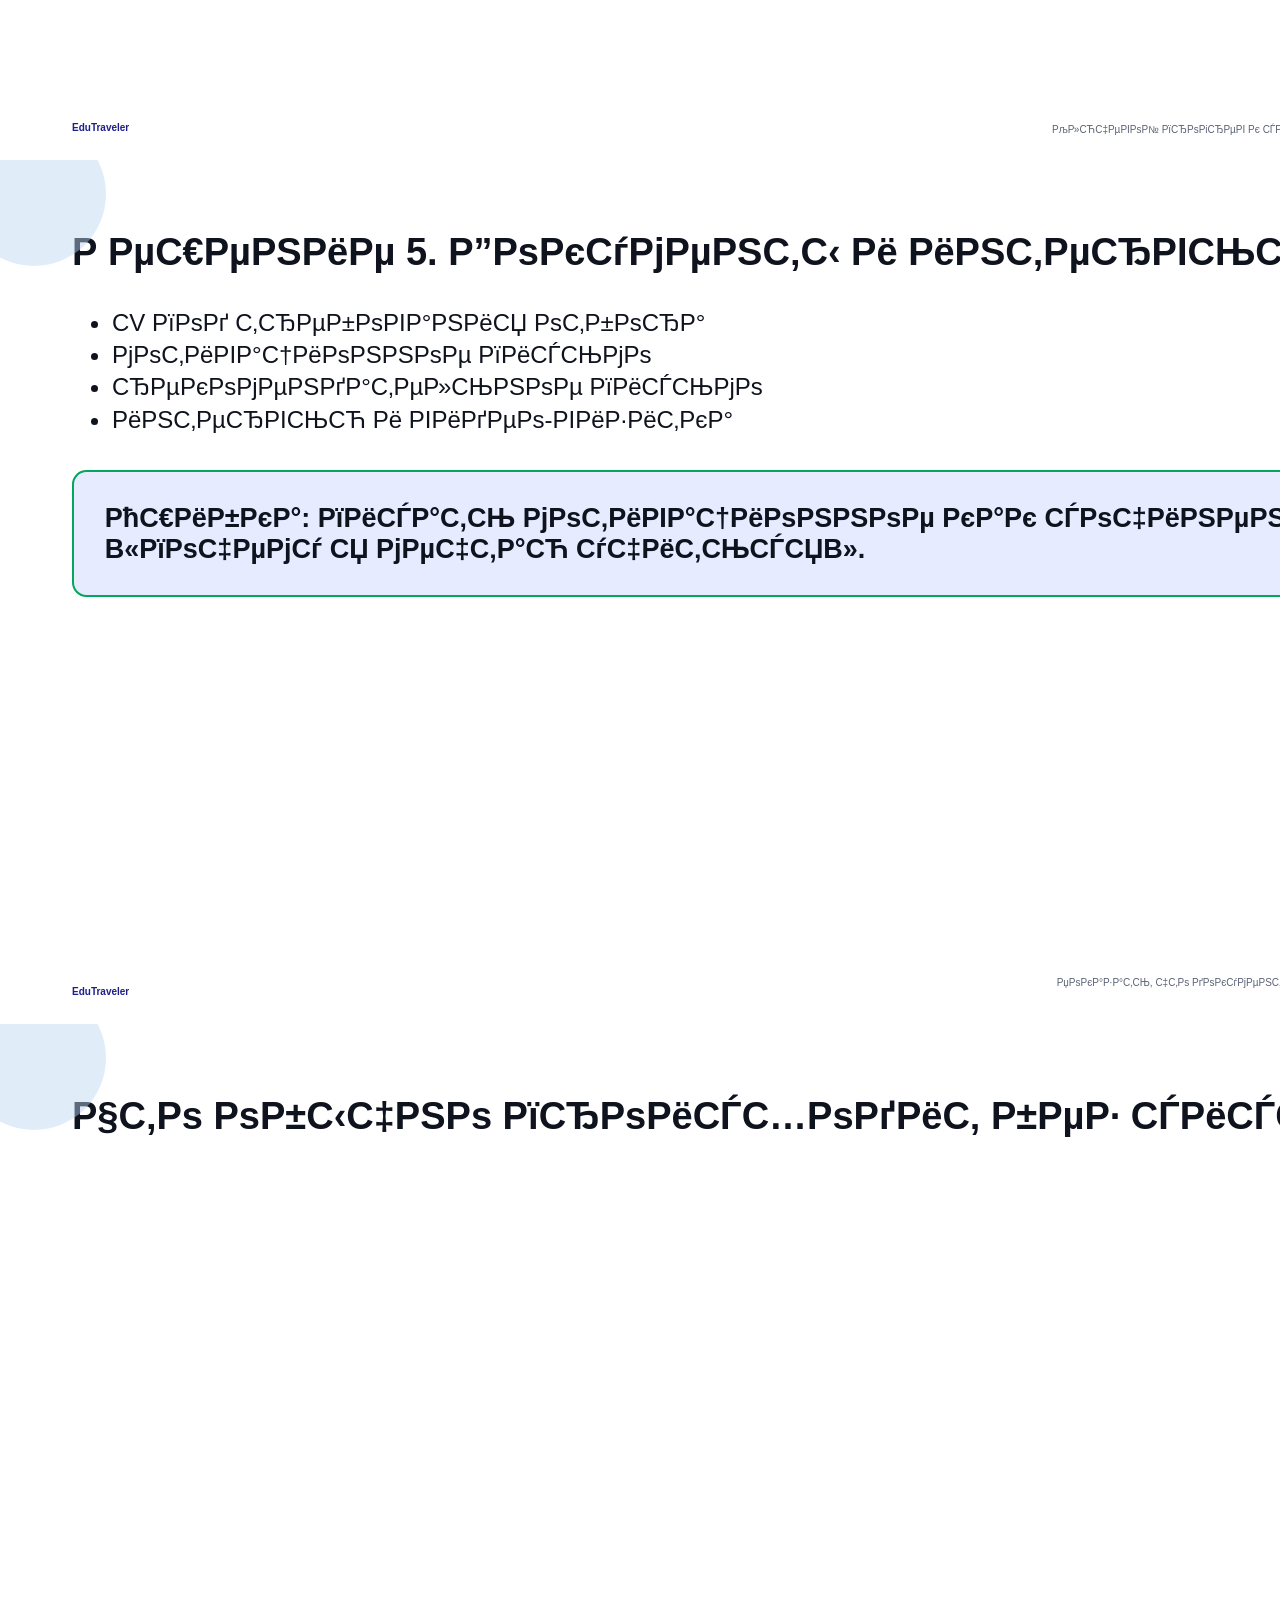
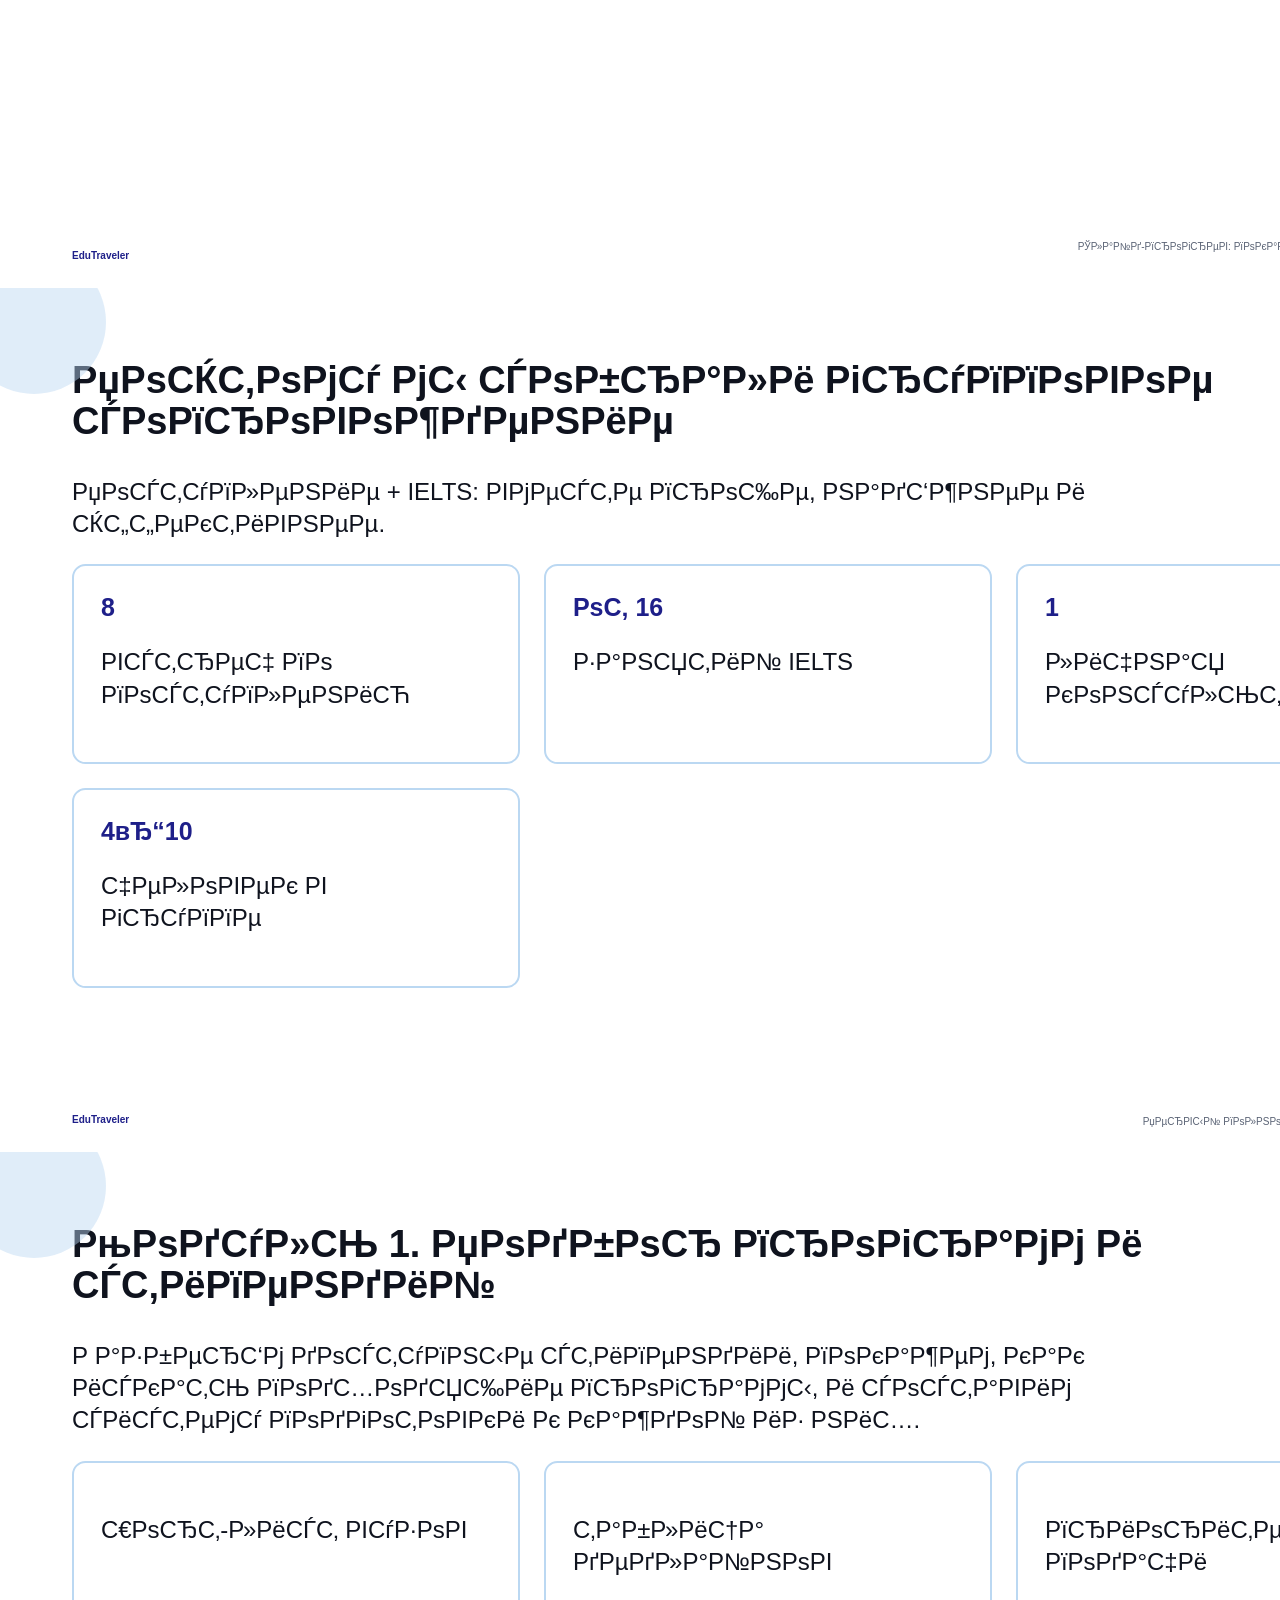
<file: presentation-2027/edutraveler-postuplenie-2027-webinar.html>
﻿<!doctype html>
<html lang="ru"><head><meta charset="utf-8"><title>РџРѕСЃС‚СѓРїР»РµРЅРёРµ Р·Р° РіСЂР°РЅРёС†Сѓ 2027</title>
<style>
@page{size:16in 9in;margin:0}*{box-sizing:border-box}body{margin:0;background:#ddd;font-family:Arial,sans-serif;color:#0F131E}.slide{position:relative;width:16in;height:9in;page-break-after:always;padding:.75in;background:#fff;overflow:hidden}.slide:before{content:"";position:absolute;left:-.4in;top:-.4in;width:1.5in;height:1.5in;background:#BBD8F2;border-radius:50%;opacity:.45}.slide:after{content:"EduTraveler";position:absolute;left:.75in;bottom:.28in;color:#1E1F89;font-weight:700;font-size:10px}h1{font-size:54px;line-height:1.05;margin:.2in 0;color:#1E1F89}h2{font-size:38px;line-height:1.08;margin:0 0 .35in;color:#0F131E}p,.lead,li{font-size:24px;line-height:1.35}.lead{max-width:10.8in}.green{color:#03A65A;text-align:center;margin-top:1.2in}.cover-bg{background:#E6EBFF;display:grid;grid-template-columns:1.4fr .8fr;gap:.6in;align-items:center}.cover-bg img,.photo-case img{width:100%;height:5.9in;object-fit:cover;border-radius:.18in}.cover-bg b{display:inline-block;background:#03A65A;color:#fff;padding:.12in .22in;border-radius:999px}.cards{display:grid;grid-template-columns:repeat(3,1fr);gap:.25in}.cards article{border:2px solid #BBD8F2;border-radius:.14in;padding:.28in;background:#fff;min-height:1.5in}.cards article.rec{background:#E6EBFF;border-color:#03A65A}h3{font-size:25px;color:#1E1F89;margin:0 0 .16in}.cards strong{display:block;font-size:30px;color:#03A65A;margin:.15in 0}.warn,.answer{margin-top:.35in;background:#E6EBFF;border:2px solid #03A65A;border-radius:.15in;padding:.32in;font-size:27px;font-weight:700}.photo-case{display:grid;grid-template-columns:4.8in 1fr;gap:.55in;align-items:center}.photo-case strong{font-size:50px;color:#03A65A}.dark{background:#1E1F89;display:flex;flex-direction:column;align-items:center;justify-content:center;text-align:center}.dark h1{color:#fff}.dark p{color:#E6EBFF;max-width:10in}.button{display:inline-block;background:#03A65A;color:#fff;border-radius:.16in;padding:.2in .45in;font-size:25px;font-weight:700}aside{position:absolute;right:.35in;bottom:.26in;width:5.2in;color:#596274;font-size:10px;text-align:right}
</style></head><body><section class="slide cover cover-bg"><div><b>РџСЂСЏРјРѕР№ СЌС„РёСЂ EduTraveler</b><h1>РџРѕСЃС‚СѓРїР»РµРЅРёРµ Р·Р° РіСЂР°РЅРёС†Сѓ 2027</h1><p>РєР°Рє РїСЂРµРІСЂР°С‚РёС‚СЊ РјРµС‡С‚Сѓ РІ РїРѕРЅСЏС‚РЅС‹Р№ РјР°СЂС€СЂСѓС‚, РЅРµ СѓРїСѓСЃС‚РёС‚СЊ РґРµРґР»Р°Р№РЅС‹ Рё РїРѕРґРіРѕС‚РѕРІРёС‚СЊ IELTS РІРѕРІСЂРµРјСЏ</p></div><img src="/assets/cases/students-collage.png"><aside>РќР°С‡Р°С‚СЊ СЃ РѕР±РµС‰Р°РЅРёСЏ: СЃРµРіРѕРґРЅСЏ РЅРµ РІРґРѕС…РЅРѕРІР»СЏСЋС‰Р°СЏ Р»РµРєС†РёСЏ, Р° РєР°СЂС‚Р° РґРµР№СЃС‚РІРёР№ РЅР° 2027 РіРѕРґ.</aside></section>
<section class="slide agenda"><h2>Р—Р° 60вЂ“90 РјРёРЅСѓС‚ СЂР°Р·Р»РѕР¶РёРј РїРѕСЃС‚СѓРїР»РµРЅРёРµ РїРѕ РїРѕР»РѕС‡РєР°Рј</h2><div class="cards"><article><p>С‡С‚Рѕ РёР·РјРµРЅРёР»РѕСЃСЊ РІ Р»РѕРіРёРєРµ РїРѕСЃС‚СѓРїР»РµРЅРёСЏ РЅР° 2027 РіРѕРґ</p></article><article><p>РєР°РєРёРµ РјР°СЂС€СЂСѓС‚С‹ РµСЃС‚СЊ РґР»СЏ С€РєРѕР»СЊРЅРёРєРѕРІ, СЃС‚СѓРґРµРЅС‚РѕРІ Рё РІС‹РїСѓСЃРєРЅРёРєРѕРІ</p></article><article><p>РєР°Рє РІС‹Р±СЂР°С‚СЊ СЃС‚СЂР°РЅСѓ, РїСЂРѕРіСЂР°РјРјСѓ Рё СЃС‚РёРїРµРЅРґРёСЋ Р±РµР· С…Р°РѕСЃР°</p></article><article><p>РєРѕРіРґР° РЅР°С‡РёРЅР°С‚СЊ IELTS, РґРѕРєСѓРјРµРЅС‚С‹ Рё РёРЅС‚РµСЂРІСЊСЋ</p></article><article><p>РєР°Рє РЅР°С€Р° РїСЂРѕРіСЂР°РјРјР° Р·Р°РєСЂС‹РІР°РµС‚ РІРµСЃСЊ РїСѓС‚СЊ</p></article></div><aside>РЎСЂР°Р·Сѓ РїРѕРєР°Р·Р°С‚СЊ С†РµРЅРЅРѕСЃС‚СЊ Рё РїСЂРµРґСѓРїСЂРµРґРёС‚СЊ, С‡С‚Рѕ РІ РєРѕРЅС†Рµ Р±СѓРґРµС‚ РїСЂРµРґР»РѕР¶РµРЅРёРµ РїРѕ СЃРѕРїСЂРѕРІРѕР¶РґРµРЅРёСЋ.</aside></section>
<section class="slide question"><h2>РќР°РїРёС€РёС‚Рµ РІ С‡Р°С‚: РЅР° РєР°РєРѕРј РІС‹ СЌС‚Р°РїРµ?</h2><p class="lead">РўР°Рє СЏ Р±СѓРґСѓ РїРѕРЅРёРјР°С‚СЊ, РЅР° РєР°РєРёС… РїСЂРёРјРµСЂР°С… РѕСЃС‚Р°РЅР°РІР»РёРІР°С‚СЊСЃСЏ РїРѕРґСЂРѕР±РЅРµРµ.</p><h1 class="green">С€РєРѕР»Р° / СЃС‚СѓРґРµРЅС‚ / РІС‹РїСѓСЃРєРЅРёРє / СЂРѕРґРёС‚РµР»СЊ</h1><aside>Р Р°Р·РѕРіСЂРµС‚СЊ С‡Р°С‚. РћС‚РґРµР»СЊРЅРѕ РѕС‚РјРµС‚РёС‚СЊ: СЌС„РёСЂ РїРѕРґС…РѕРґРёС‚ РІСЃРµРј, РїРѕС‚РѕРјСѓ С‡С‚Рѕ РјР°СЂС€СЂСѓС‚ РѕРґРёРЅ, РѕС‚Р»РёС‡Р°СЋС‚СЃСЏ РІС…РѕРґРЅС‹Рµ РґР°РЅРЅС‹Рµ.</aside></section>
<section class="slide problem"><h2>Р“Р»Р°РІРЅР°СЏ РѕС€РёР±РєР°: РґСѓРјР°С‚СЊ, С‡С‚Рѕ РїРѕСЃС‚СѓРїР»РµРЅРёРµ РЅР°С‡РёРЅР°РµС‚СЃСЏ СЃ РїРѕРґР°С‡Рё Р·Р°СЏРІРєРё</h2><p class="lead">РќР° СЃР°РјРѕРј РґРµР»Рµ РїРѕСЃС‚СѓРїР»РµРЅРёРµ РЅР°С‡РёРЅР°РµС‚СЃСЏ СЃ РјР°СЂС€СЂСѓС‚Р°: СЃС‚СЂР°РЅР°, Р±СЋРґР¶РµС‚, РїСЂРѕРіСЂР°РјРјР°, СЏР·С‹Рє, РґРѕРєСѓРјРµРЅС‚С‹, РґРµРґР»Р°Р№РЅС‹ Рё Р·Р°РїР°СЃРЅС‹Рµ РІР°СЂРёР°РЅС‚С‹.</p><aside>РџРµСЂРІС‹Р№ РїРѕРІРѕСЂРѕС‚: Р»СЋРґРё С‡Р°СЃС‚Рѕ РЅРµРґРѕРѕС†РµРЅРёРІР°СЋС‚ СЃРёСЃС‚РµРјРЅРѕСЃС‚СЊ РїСЂРѕС†РµСЃСЃР°.</aside></section>
<section class="slide timeline"><h2>Р•СЃР»Рё РІС‹ РїРѕСЃС‚СѓРїР°РµС‚Рµ РІ 2027, РїРѕРґРіРѕС‚РѕРІРєР° РЅР°С‡РёРЅР°РµС‚СЃСЏ СѓР¶Рµ СЃРµР№С‡Р°СЃ</h2><div class="cards"><article><h3>Р»РµС‚Рѕ 2026</h3><p>РІС‹Р±РѕСЂ СЃС‚СЂР°РЅ, РїСЂРѕРіСЂР°РјРј, Р±СЋРґР¶РµС‚Р°</p></article><article><h3>РѕСЃРµРЅСЊ 2026</h3><p>IELTS, CV, РјРѕС‚РёРІР°С†РёРѕРЅРЅРѕРµ, РґРµРґР»Р°Р№РЅС‹</p></article><article><h3>Р·РёРјР° 2026/27</h3><p>РїРµСЂРІС‹Рµ РїРѕРґР°С‡Рё Рё СЃС‚РёРїРµРЅРґРёРё</p></article><article><h3>РІРµСЃРЅР° 2027</h3><p>РёРЅС‚РµСЂРІСЊСЋ, РѕС‚РІРµС‚С‹, РІРёР·РѕРІС‹Рµ С€Р°РіРё</p></article></div><aside>РЎРёР»СЊРЅС‹Р№ РїСЂРѕРіСЂРµРІ Рє СЃСЂРѕС‡РЅРѕСЃС‚Рё: РЅРµ РґР°РІРёС‚СЊ, Р° РїРѕРєР°Р·Р°С‚СЊ РєР°Р»РµРЅРґР°СЂРЅСѓСЋ СЂРµР°Р»СЊРЅРѕСЃС‚СЊ.</aside></section>
<section class="slide routes"><h2>Р”Р»СЏ СЂР°Р·РЅС‹С… Р»СЋРґРµР№ РјР°СЂС€СЂСѓС‚ РІС‹РіР»СЏРґРёС‚ РїРѕ-СЂР°Р·РЅРѕРјСѓ</h2><div class="cards"><article><h3>РЁРєРѕР»СЊРЅРёРє</h3><p>Р±Р°РєР°Р»Р°РІСЂРёР°С‚, foundation, РіСЂР°РЅС‚С‹, РїРѕСЂС‚С„РѕР»РёРѕ</p></article><article><h3>РЎС‚СѓРґРµРЅС‚</h3><p>РѕР±РјРµРЅ, Р»РµС‚РЅРёРµ С€РєРѕР»С‹, РїРµСЂРµРІРѕРґ, РјР°РіРёСЃС‚СЂР°С‚СѓСЂР°</p></article><article><h3>Р’С‹РїСѓСЃРєРЅРёРє</h3><p>РјР°РіРёСЃС‚СЂР°С‚СѓСЂР°, СЃРјРµРЅР° РЅР°РїСЂР°РІР»РµРЅРёСЏ, РєР°СЂСЊРµСЂРЅР°СЏ Р»РѕРіРёРєР°</p></article><article><h3>Р РѕРґРёС‚РµР»СЊ</h3><p>Р±РµР·РѕРїР°СЃРЅРѕСЃС‚СЊ, Р±СЋРґР¶РµС‚, СЃСЂРѕРєРё, РґРѕРєСѓРјРµРЅС‚С‹</p></article></div><aside>РЎРЅСЏС‚СЊ СЃС‚СЂР°С… СЃРјРµС€Р°РЅРЅРѕР№ Р°СѓРґРёС‚РѕСЂРёРё: РєР°Р¶РґС‹Р№ РЅР°Р№РґРµС‚ СЃРµР±СЏ.</aside></section>
<section class="slide caseGrid"><h2>РџРѕСЃС‚СѓРїР°СЋС‚ РЅРµ С‚РѕР»СЊРєРѕ В«РёРґРµР°Р»СЊРЅС‹РµВ» РєР°РЅРґРёРґР°С‚С‹</h2><div class="cards"><article><h3>РЎ С‚СЂРѕР№РєР°РјРё</h3><p>Ca' Foscari, JKU Linz, EU Business School</p></article><article><h3>РЎРѕ СЃР»Р°Р±С‹Рј СЏР·С‹РєРѕРј</h3><p>Foundation Рё РїРѕРґРіРѕС‚РѕРІРёС‚РµР»СЊРЅС‹Рµ РїСЂРѕРіСЂР°РјРјС‹</p></article><article><h3>РџРѕСЃР»Рµ РїРµСЂРµСЂС‹РІР°</h3><p>РјР°РіРёСЃС‚СЂР°С‚СѓСЂР° РїРѕСЃР»Рµ 4вЂ“12 Р»РµС‚ РїР°СѓР·С‹</p></article><article><h3>РЎРѕ СЃРјРµРЅРѕР№ РЅР°РїСЂР°РІР»РµРЅРёСЏ</h3><p>Р±РёР·РЅРµСЃ, РјР°СЂРєРµС‚РёРЅРі, РјРµРЅРµРґР¶РјРµРЅС‚, data</p></article></div><aside>Р—РґРµСЃСЊ РІР°Р¶РЅРѕ РЅРµ РѕР±РµС‰Р°С‚СЊ РІСЃРµРј СЂРµР·СѓР»СЊС‚Р°С‚, Р° РїРѕРєР°Р·Р°С‚СЊ С€РёСЂРёРЅСѓ РІРѕР·РјРѕР¶РЅС‹С… СЃС‚СЂР°С‚РµРіРёР№.</aside></section>
<section class="slide photoCase"><h2>РљРµР№СЃ: РЎРЁРђ РїРѕСЃР»Рµ С€РєРѕР»СЊРЅРѕРіРѕ РјР°СЂС€СЂСѓС‚Р°</h2><div class="photo-case"><img src="/assets/cases/kudimov.jpg"><div><strong>$48 000 РІ РіРѕРґ</strong><p>РђР»РµРєСЃР°РЅРґСЂ РљСѓРґРёРјРѕРІ РІС‹РёРіСЂР°Р» РіСЂР°РЅС‚ РЅР° РѕР±СѓС‡РµРЅРёРµ РІ Willamette University.</p></div></div><aside>РљРµР№СЃ РґР»СЏ С€РєРѕР»СЊРЅРёРєРѕРІ Рё СЂРѕРґРёС‚РµР»РµР№: РіСЂР°РЅС‚С‹ СЂРµР°Р»СЊРЅС‹, РЅРѕ РіРѕС‚РѕРІРёС‚СЃСЏ РЅРµ С‚РѕР»СЊРєРѕ Р°РЅРєРµС‚Р°.</aside></section>
<section class="slide photoCase"><h2>РљРµР№СЃ: РјР°РіРёСЃС‚СЂР°С‚СѓСЂР° РїРѕСЃР»Рµ РїРµСЂРµСЂС‹РІР°</h2><div class="photo-case"><img src="/assets/cases/artem.jpg"><div><strong>Texas A&amp;M</strong><p>РђСЂС‚С‘Рј РїРѕСЃС‚СѓРїРёР» РІ РјР°РіРёСЃС‚СЂР°С‚СѓСЂСѓ РїРѕ РёРЅР¶РµРЅРµСЂРёРё РїРѕСЃР»Рµ С‡РµС‚С‹СЂС‘С…Р»РµС‚РЅРµРіРѕ РїРµСЂРµСЂС‹РІР°.</p></div></div><aside>РљРµР№СЃ РґР»СЏ РІС‹РїСѓСЃРєРЅРёРєРѕРІ: РїРµСЂРµСЂС‹РІ РЅРµ Р·Р°РєСЂС‹РІР°РµС‚ РїСѓС‚СЊ, РµСЃР»Рё РїСЂР°РІРёР»СЊРЅРѕ РѕР±СЉСЏСЃРЅРёС‚СЊ С‚СЂР°РµРєС‚РѕСЂРёСЋ.</aside></section>
<section class="slide photoCase"><h2>РљРµР№СЃ: РїРѕР»РЅР°СЏ СЃС‚РёРїРµРЅРґРёСЏ РІ РђР·РёРё</h2><div class="photo-case"><img src="/assets/cases/aleksandr.jpg"><div><strong>РїРѕР»РЅР°СЏ СЃС‚РёРїРµРЅРґРёСЏ</strong><p>РђР»РµРєСЃР°РЅРґСЂ РїРѕСЃС‚СѓРїРёР» РІ Beijing Jiaotong University РЅР° РјР°РіРёСЃС‚СЂР°С‚СѓСЂСѓ РїРѕ Р»РѕРіРёСЃС‚РёРєРµ.</p></div></div><aside>РџРѕРєР°Р·Р°С‚СЊ, С‡С‚Рѕ РђР·РёСЏ вЂ” РЅРµ Р·Р°РїР°СЃРЅРѕР№ РІР°СЂРёР°РЅС‚, Р° СЃРёР»СЊРЅС‹Р№ РјР°СЂС€СЂСѓС‚.</aside></section>
<section class="slide section dark"><h1>РњР°СЂС€СЂСѓС‚ РїРѕСЃС‚СѓРїР»РµРЅРёСЏ СЃРѕСЃС‚РѕРёС‚ РёР· 5 СЂРµС€РµРЅРёР№</h1><p>Р•СЃР»Рё С…РѕС‚СЏ Р±С‹ РѕРґРЅРѕ СЂРµС€РµРЅРёРµ СЃРґРµР»Р°РЅРѕ РЅР°СѓРіР°Рґ, РІСЃСЏ СЃС‚СЂР°С‚РµРіРёСЏ РЅР°С‡РёРЅР°РµС‚ С€Р°С‚Р°С‚СЊСЃСЏ.</p><aside>РџРµСЂРµС…РѕРґ Рє РѕР±СѓС‡Р°СЋС‰РµР№ С‡Р°СЃС‚Рё.</aside></section>
<section class="slide steps"><h2>Р РµС€РµРЅРёРµ 1. РЎС‚СЂР°РЅР° Рё Р±СЋРґР¶РµС‚</h2><ul><li>СЃС‚РѕРёРјРѕСЃС‚СЊ РѕР±СѓС‡РµРЅРёСЏ Рё Р¶РёР·РЅРё</li><li>СЂРµР°Р»СЊРЅРѕСЃС‚СЊ СЃС‚РёРїРµРЅРґРёР№</li><li>РІРёР·Р° Рё РѕРіСЂР°РЅРёС‡РµРЅРёСЏ</li><li>РїРѕРґС…РѕРґРёС‚ Р»Рё СЃС‚СЂР°РЅР° РїРѕРґ РІР°С€Сѓ С†РµР»СЊ</li></ul><div class="warn">РћС€РёР±РєР°: РІС‹Р±РёСЂР°С‚СЊ СЃС‚СЂР°РЅСѓ РїРѕ РєСЂР°СЃРёРІС‹Рј СЂРѕР»РёРєР°Рј, Р° РЅРµ РїРѕ С†РёС„СЂР°Рј Рё С‚СЂРµР±РѕРІР°РЅРёСЏРј.</div><aside>РњРѕР¶РЅРѕ РґР°С‚СЊ РїР°СЂСѓ РїСЂРёРјРµСЂРѕРІ: РС‚Р°Р»РёСЏ/Р“РµСЂРјР°РЅРёСЏ/РљРёС‚Р°Р№/РЎРЁРђ РёРјРµСЋС‚ СЂР°Р·РЅС‹Рµ Р»РѕРіРёРєРё.</aside></section>
<section class="slide steps"><h2>Р РµС€РµРЅРёРµ 2. РџСЂРѕРіСЂР°РјРјР° Рё СѓСЂРѕРІРµРЅСЊ</h2><ul><li>Р±Р°РєР°Р»Р°РІСЂРёР°С‚, foundation, РјР°РіРёСЃС‚СЂР°С‚СѓСЂР°, РѕР±РјРµРЅ</li><li>СЏР·С‹Рє РѕР±СѓС‡РµРЅРёСЏ</li><li>Р°РєР°РґРµРјРёС‡РµСЃРєРёРµ С‚СЂРµР±РѕРІР°РЅРёСЏ</li><li>РєРѕРЅРєСѓСЂРµРЅС†РёСЏ Рё РґРµРґР»Р°Р№РЅС‹</li></ul><div class="warn">РћС€РёР±РєР°: РїРѕРґР°РІР°С‚СЊСЃСЏ С‚СѓРґР°, РіРґРµ В«РЅСЂР°РІРёС‚СЃСЏ РІСѓР·В», РЅРѕ РЅРµ СЃРѕРІРїР°РґР°РµС‚ РїСЂРѕС„РёР»СЊ.</div><aside>Р”Р»СЏ СЃРјРµС€Р°РЅРЅРѕР№ Р°СѓРґРёС‚РѕСЂРёРё РїСЂРѕРіРѕРІРѕСЂРёС‚СЊ СЂР°Р·РЅС‹Рµ РІС…РѕРґС‹.</aside></section>
<section class="slide steps"><h2>Р РµС€РµРЅРёРµ 3. Р›РёС‡РЅС‹Р№ Р±СЂРµРЅРґ</h2><ul><li>С‡С‚Рѕ СѓР¶Рµ РµСЃС‚СЊ РІ РїСЂРѕС„РёР»Рµ</li><li>РєР°РєРёРµ РґРѕСЃС‚РёР¶РµРЅРёСЏ РїРѕРґСЃРІРµС‚РёС‚СЊ</li><li>С‡РµРіРѕ РЅРµ С…РІР°С‚Р°РµС‚ РґР»СЏ РІС‹Р±СЂР°РЅРЅРѕР№ РїСЂРѕРіСЂР°РјРјС‹</li><li>РєР°Рє СѓСЃРёР»РёС‚СЊ CV РґРѕ РїРѕРґР°С‡Рё</li></ul><div class="warn">РћС€РёР±РєР°: СЃС‡РёС‚Р°С‚СЊ, С‡С‚Рѕ Р»РёС‡РЅС‹Р№ Р±СЂРµРЅРґ вЂ” СЌС‚Рѕ РєСЂР°СЃРёРІС‹Р№ С‚РµРєСЃС‚, Р° РЅРµ РґРѕРєР°Р·Р°С‚РµР»СЊСЃС‚РІР°.</div><aside>РўСѓС‚ РјСЏРіРєРѕ РїРѕРґРІРµСЃС‚Рё Рє РјРѕРґСѓР»СЋ Р»РёС‡РЅРѕРіРѕ Р±СЂРµРЅРґР° РІ СЃРѕРїСЂРѕРІРѕР¶РґРµРЅРёРё.</aside></section>
<section class="slide steps"><h2>Р РµС€РµРЅРёРµ 4. IELTS Рё СЏР·С‹Рє</h2><ul><li>РєР°РєРѕР№ Р±Р°Р»Р» РЅСѓР¶РµРЅ РёРјРµРЅРЅРѕ РІР°Рј</li><li>РєРѕРіРґР° СЃРґР°РІР°С‚СЊ СЌРєР·Р°РјРµРЅ</li><li>СЃРєРѕР»СЊРєРѕ РїРѕРїС‹С‚РѕРє РѕСЃС‚Р°РІРёС‚СЊ РІ Р·Р°РїР°СЃРµ</li><li>РєР°Рє СЏР·С‹Рє РІР»РёСЏРµС‚ РЅР° РІС‹Р±РѕСЂ РїСЂРѕРіСЂР°РјРј</li></ul><div class="warn">РћС€РёР±РєР°: РЅР°С‡РёРЅР°С‚СЊ IELTS РїРѕСЃР»Рµ РІС‹Р±РѕСЂР° РІСѓР·РѕРІ, РєРѕРіРґР° РґРµРґР»Р°Р№РЅС‹ СѓР¶Рµ СЂСЏРґРѕРј.</div><aside>РљР»СЋС‡РµРІРѕР№ РїСЂРѕРіСЂРµРІ Рє СЃРІСЏР·РєРµ РїРѕСЃС‚СѓРїР»РµРЅРёРµ + IELTS.</aside></section>
<section class="slide steps"><h2>Р РµС€РµРЅРёРµ 5. Р”РѕРєСѓРјРµРЅС‚С‹ Рё РёРЅС‚РµСЂРІСЊСЋ</h2><ul><li>CV РїРѕРґ С‚СЂРµР±РѕРІР°РЅРёСЏ РѕС‚Р±РѕСЂР°</li><li>РјРѕС‚РёРІР°С†РёРѕРЅРЅРѕРµ РїРёСЃСЊРјРѕ</li><li>СЂРµРєРѕРјРµРЅРґР°С‚РµР»СЊРЅРѕРµ РїРёСЃСЊРјРѕ</li><li>РёРЅС‚РµСЂРІСЊСЋ Рё РІРёРґРµРѕ-РІРёР·РёС‚РєР°</li></ul><div class="warn">РћС€РёР±РєР°: РїРёСЃР°С‚СЊ РјРѕС‚РёРІР°С†РёРѕРЅРЅРѕРµ РєР°Рє СЃРѕС‡РёРЅРµРЅРёРµ В«РїРѕС‡РµРјСѓ СЏ РјРµС‡С‚Р°СЋ СѓС‡РёС‚СЊСЃСЏВ».</div><aside>РџРѕРєР°Р·Р°С‚СЊ, С‡С‚Рѕ РґРѕРєСѓРјРµРЅС‚С‹ вЂ” СЌС‚Рѕ СЃС‚СЂР°С‚РµРіРёСЏ, Р° РЅРµ РїРµСЂРµРІРѕРґ Р±РёРѕРіСЂР°С„РёРё.</aside></section>
<section class="slide bridge"><h2>Р§С‚Рѕ РѕР±С‹С‡РЅРѕ РїСЂРѕРёСЃС…РѕРґРёС‚ Р±РµР· СЃРёСЃС‚РµРјС‹</h2><aside>РЎР»Р°Р№Рґ-РїСЂРѕРіСЂРµРІ: РїРѕРєР°Р·Р°С‚СЊ РєРѕРЅС‚СЂР°СЃС‚ С…Р°РѕСЃР° Рё СЃРѕРїСЂРѕРІРѕР¶РґРµРЅРёСЏ.</aside></section>
<section class="slide offerIntro"><h2>РџРѕСЌС‚РѕРјСѓ РјС‹ СЃРѕР±СЂР°Р»Рё РіСЂСѓРїРїРѕРІРѕРµ СЃРѕРїСЂРѕРІРѕР¶РґРµРЅРёРµ</h2><p class="lead">РџРѕСЃС‚СѓРїР»РµРЅРёРµ + IELTS: РІРјРµСЃС‚Рµ РїСЂРѕС‰Рµ, РЅР°РґС‘Р¶РЅРµРµ Рё СЌС„С„РµРєС‚РёРІРЅРµРµ.</p><div class="cards"><article><h3>8</h3><p>РІСЃС‚СЂРµС‡ РїРѕ РїРѕСЃС‚СѓРїР»РµРЅРёСЋ</p></article><article><h3>РѕС‚ 16</h3><p>Р·Р°РЅСЏС‚РёР№ IELTS</p></article><article><h3>1</h3><p>Р»РёС‡РЅР°СЏ РєРѕРЅСЃСѓР»СЊС‚Р°С†РёСЏ</p></article><article><h3>4вЂ“10</h3><p>С‡РµР»РѕРІРµРє РІ РіСЂСѓРїРїРµ</p></article></div><aside>РџРµСЂРІС‹Р№ РїРѕР»РЅРѕС†РµРЅРЅС‹Р№ Р·Р°С…РѕРґ РІ РѕС„С„РµСЂ.</aside></section>
<section class="slide program"><h2>РњРѕРґСѓР»СЊ 1. РџРѕРґР±РѕСЂ РїСЂРѕРіСЂР°РјРј Рё СЃС‚РёРїРµРЅРґРёР№</h2><p class="lead">Р Р°Р·Р±РµСЂС‘Рј РґРѕСЃС‚СѓРїРЅС‹Рµ СЃС‚РёРїРµРЅРґРёРё, РїРѕРєР°Р¶РµРј, РєР°Рє РёСЃРєР°С‚СЊ РїРѕРґС…РѕРґСЏС‰РёРµ РїСЂРѕРіСЂР°РјРјС‹, Рё СЃРѕСЃС‚Р°РІРёРј СЃРёСЃС‚РµРјСѓ РїРѕРґРіРѕС‚РѕРІРєРё Рє РєР°Р¶РґРѕР№ РёР· РЅРёС….</p><div class="cards"><article><p>С€РѕСЂС‚-Р»РёСЃС‚ РІСѓР·РѕРІ</p></article><article><p>С‚Р°Р±Р»РёС†Р° РґРµРґР»Р°Р№РЅРѕРІ</p></article><article><p>РїСЂРёРѕСЂРёС‚РµС‚С‹ РїРѕРґР°С‡Рё</p></article></div><aside>РџРѕРєР°Р·С‹РІР°С‚СЊ РЅРµ Р·Р°РЅСЏС‚РёСЏ, Р° СЂРµР·СѓР»СЊС‚Р°С‚ РЅР° СЂСѓРєР°С….</aside></section>
<section class="slide program"><h2>РњРѕРґСѓР»СЊ 2. Р›РёС‡РЅС‹Р№ Р±СЂРµРЅРґ</h2><p class="lead">РћС†РµРЅРёРј С‚РµРєСѓС‰РёРµ С€Р°РЅСЃС‹, РїРѕРєР°Р¶РµРј СѓСЂРѕРІРµРЅСЊ РїСЂРѕС„РёР»СЏ РґР»СЏ РІС‹Р±СЂР°РЅРЅС‹С… РїСЂРѕРіСЂР°РјРј Рё СЃРѕСЃС‚Р°РІРёРј РїР»Р°РЅ СѓСЃРёР»РµРЅРёСЏ.</p><div class="cards"><article><p>Р°СѓРґРёС‚ РїСЂРѕС„РёР»СЏ</p></article><article><p>РїР»Р°РЅ СѓСЃРёР»РµРЅРёСЏ CV</p></article><article><p>СЃРїРёСЃРѕРє Р°РєС‚РёРІРЅРѕСЃС‚РµР№</p></article></div><aside>Р”Р»СЏ СЂРѕРґРёС‚РµР»РµР№: СЌС‚Рѕ СЃРЅРёР¶Р°РµС‚ С…Р°РѕСЃ; РґР»СЏ СЃС‚СѓРґРµРЅС‚РѕРІ: РїРѕСЏРІР»СЏРµС‚СЃСЏ СЃС‚СЂР°С‚РµРіРёСЏ.</aside></section>
<section class="slide program"><h2>РњРѕРґСѓР»СЊ 3. Р”РѕРєСѓРјРµРЅС‚С‹</h2><p class="lead">РџРѕРґРіРѕС‚РѕРІРёРј CV, СЂРµРєРѕРјРµРЅРґР°С‚РµР»СЊРЅРѕРµ Рё РјРѕС‚РёРІР°С†РёРѕРЅРЅРѕРµ РїРёСЃСЊРјР°, РґР°РґРёРј СЃС‚СЂСѓРєС‚СѓСЂСѓ, РїСЂРёРјРµСЂС‹ Рё РѕР±СЂР°С‚РЅСѓСЋ СЃРІСЏР·СЊ.</p><div class="cards"><article><p>CV РїРѕРґ РѕС‚Р±РѕСЂ</p></article><article><p>РјРѕС‚РёРІР°С†РёРѕРЅРЅРѕРµ РїРёСЃСЊРјРѕ</p></article><article><p>СЂРµРєРѕРјРµРЅРґР°С‚РµР»СЊРЅРѕРµ РїРёСЃСЊРјРѕ</p></article></div><aside>Р’Р°Р¶РЅРѕ: РЅРµ В«РјС‹ РЅР°РїРёС€РµРј Р·Р° РІР°СЃВ», Р° РЅР°СѓС‡РёРј Рё РґРѕРІРµРґС‘Рј РґРѕ СЃРёР»СЊРЅРѕРіРѕ СѓСЂРѕРІРЅСЏ.</aside></section>
<section class="slide program"><h2>РњРѕРґСѓР»СЊ 4. РРЅС‚РµСЂРІСЊСЋ Рё РІРёРґРµРѕ-РІРёР·РёС‚РєР°</h2><p class="lead">Р Р°Р·Р±РµСЂС‘Рј С‡Р°СЃС‚С‹Рµ РІРѕРїСЂРѕСЃС‹, Р»РѕРіРёРєСѓ РѕС‚РІРµС‚РѕРІ, СЃС‚СЂРµСЃСЃРѕРІС‹Рµ СЃРёС‚СѓР°С†РёРё Рё РЅРѕРІС‹Р№ С„РѕСЂРјР°С‚ РІРёРґРµРѕ-РІРёР·РёС‚РѕРє.</p><div class="cards"><article><p>Р±Р°РЅРє РѕС‚РІРµС‚РѕРІ</p></article><article><p>С‚СЂРµРЅРёСЂРѕРІРєР° РёРЅС‚РµСЂРІСЊСЋ</p></article><article><p>СЃС†РµРЅР°СЂРёР№ РІРёРґРµРѕ-РІРёР·РёС‚РєРё</p></article></div><aside>РџРѕРєР°Р·Р°С‚СЊ Р°РєС‚СѓР°Р»СЊРЅРѕСЃС‚СЊ С„РёРЅР°Р»СЊРЅС‹С… СЌС‚Р°РїРѕРІ РѕС‚Р±РѕСЂР°.</aside></section>
<section class="slide ielts"><h2>IELTS РёРґС‘С‚ РїР°СЂР°Р»Р»РµР»СЊРЅРѕ, Р° РЅРµ В«РєРѕРіРґР°-РЅРёР±СѓРґСЊ РїРѕС‚РѕРјВ»</h2><div class="cards"><article><p>16 Р·Р°РЅСЏС‚РёР№ РїРѕ 90 РјРёРЅСѓС‚</p></article><article><p>РґРѕРјР°С€РЅРёРµ Р·Р°РґР°РЅРёСЏ СЃ РїСЂРѕРІРµСЂРєРѕР№</p></article><article><p>РјР°С‚РµСЂРёР°Р»С‹ Рё Р·Р°РїРёСЃРё</p></article><article><p>Study Buddy Рё РїСЂРѕРіРЅРѕР· Р±Р°Р»Р»Р°</p></article></div><aside>Р Р°Р·РІРµСЂРЅСѓС‚СЊ С†РµРЅРЅРѕСЃС‚СЊ IELTS-Р±Р»РѕРєР° РєР°Рє С‡Р°СЃС‚Рё СЃС‚СЂР°С‚РµРіРёРё РїРѕСЃС‚СѓРїР»РµРЅРёСЏ.</aside></section>
<section class="slide experts"><h2>РЎ РІР°РјРё СЂР°Р±РѕС‚Р°СЋС‚ СЌРєСЃРїРµСЂС‚С‹, РєРѕС‚РѕСЂС‹Рµ Р·РЅР°СЋС‚ РїСѓС‚СЊ РёР·РЅСѓС‚СЂРё</h2><aside>РЎР»Р°Р№Рґ РґРѕРІРµСЂРёСЏ РїРµСЂРµРґ С†РµРЅРѕР№.</aside></section>
<section class="slide outcomes"><h2>Рљ РєРѕРЅС†Сѓ РїСЂРѕРіСЂР°РјРјС‹ Сѓ РІР°СЃ РЅРµ СЃРѕРІРµС‚С‹, Р° СЃРёСЃС‚РµРјР°</h2><div class="cards"><article><p>РєСѓРґР° РїРѕРґР°С‘РјСЃСЏ Рё РїРѕС‡РµРјСѓ</p></article><article><p>РєРѕРіРґР° РґРµРґР»Р°Р№РЅС‹ Рё С‡С‚Рѕ РіРѕС‚РѕРІРёС‚СЊ</p></article><article><p>РєР°РєРѕР№ IELTS РЅСѓР¶РµРЅ Рё РєР°Рє Рє РЅРµРјСѓ РёРґС‚Рё</p></article><article><p>РєР°РєРёРµ РґРѕРєСѓРјРµРЅС‚С‹ РѕС‚РїСЂР°РІР»СЏРµРј</p></article><article><p>РєР°Рє РїСЂРѕС…РѕРґРёРј РёРЅС‚РµСЂРІСЊСЋ Рё С„РёРЅР°Р»СЊРЅС‹Рµ СЌС‚Р°РїС‹</p></article></div><aside>РџРµСЂРµРІРµСЃС‚Рё РІ РѕС‰СѓС‰РµРЅРёРµ СЂРµР·СѓР»СЊС‚Р°С‚Р°.</aside></section>
<section class="slide pricing"><h2>РўР°СЂРёС„С‹ РїСЂРѕРіСЂР°РјРјС‹</h2><div class="cards"><article class="rec"><h3>РџРѕСЃС‚СѓРїР»РµРЅРёРµ + IELTS</h3><strong>РѕС‚ 99 000 в‚Ѕ</strong><p>8 РІСЃС‚СЂРµС‡ РїРѕ РїРѕСЃС‚СѓРїР»РµРЅРёСЋ<br>РѕС‚ 16 Р·Р°РЅСЏС‚РёР№ IELTS<br>РёРЅРґРёРІРёРґСѓР°Р»СЊРЅР°СЏ РєРѕРЅСЃСѓР»СЊС‚Р°С†РёСЏ<br>С‡Р°С‚ Рё Р·Р°РїРёСЃРё</p></article><article class=""><h3>РўРѕР»СЊРєРѕ РїРѕСЃС‚СѓРїР»РµРЅРёРµ</h3><strong>55 000 в‚Ѕ</strong><p>8 РІСЃС‚СЂРµС‡ РїРѕ РїРѕСЃС‚СѓРїР»РµРЅРёСЋ<br>РёРЅРґРёРІРёРґСѓР°Р»СЊРЅР°СЏ РєРѕРЅСЃСѓР»СЊС‚Р°С†РёСЏ<br>С‡Р°С‚ Рё Р·Р°РїРёСЃРё</p></article><article class=""><h3>РўРѕР»СЊРєРѕ IELTS</h3><strong>РѕС‚ 59 000 в‚Ѕ</strong><p>16 Р·Р°РЅСЏС‚РёР№ РїРѕ 90 РјРёРЅСѓС‚<br>РґРѕРјР°С€РЅРёРµ Р·Р°РґР°РЅРёСЏ СЃ РїСЂРѕРІРµСЂРєРѕР№<br>С‡Р°С‚ Рё РјР°С‚РµСЂРёР°Р»С‹</p></article></div><aside>Р РµРєРѕРјРµРЅРґРѕРІР°С‚СЊ РїРµСЂРІС‹Р№ С‚Р°СЂРёС„ РєР°Рє СЃР°РјС‹Р№ С†РµР»СЊРЅС‹Р№ РјР°СЂС€СЂСѓС‚.</aside></section>
<section class="slide objection"><h2>В«РЇ РїРѕРєР° РЅРµ Р·РЅР°СЋ СЃС‚СЂР°РЅСѓ. РњРЅРµ СЂР°РЅРѕ?В»</h2><div class="answer">РќР°РѕР±РѕСЂРѕС‚: РїСЂРѕРіСЂР°РјРјР° РЅР°С‡РёРЅР°РµС‚СЃСЏ СЃ РІС‹Р±РѕСЂР° СЃС‚СЂР°РЅ, РїСЂРѕРіСЂР°РјРј, Р±СЋРґР¶РµС‚Р° Рё СЃС‚РёРїРµРЅРґРёР№. РќРµ РЅСѓР¶РЅРѕ РїСЂРёС…РѕРґРёС‚СЊ СЃ РіРѕС‚РѕРІС‹Рј СЃРїРёСЃРєРѕРј РІСѓР·РѕРІ.</div><aside>Р’РѕР·СЂР°Р¶РµРЅРёРµ СЂР°РЅРЅРµРіРѕ СЌС‚Р°РїР°.</aside></section>
<section class="slide objection"><h2>В«РЈ РјРµРЅСЏ РЅРµРёРґРµР°Р»СЊРЅС‹Рµ РѕС†РµРЅРєРё / СЃР»Р°Р±С‹Р№ СЏР·С‹Рє / РїРµСЂРµСЂС‹РІВ»</h2><div class="answer">Р­С‚Рѕ РЅРµ РїСЂРёРіРѕРІРѕСЂ, Р° РІС…РѕРґРЅС‹Рµ РґР°РЅРЅС‹Рµ. РњС‹ СЃРјРѕС‚СЂРёРј, РєР°РєРёРµ РјР°СЂС€СЂСѓС‚С‹ СЂРµР°Р»РёСЃС‚РёС‡РЅС‹: foundation, РїРѕРґРіРѕС‚РѕРІРёС‚РµР»СЊРЅС‹Р№ РіРѕРґ, РђР·РёСЏ, Р•РІСЂРѕРїР°, СЃС‚РёРїРµРЅРґРёРё, РїСЂРѕРіСЂР°РјРјС‹ СЃ РґСЂСѓРіРёРј СѓСЂРѕРІРЅРµРј С‚СЂРµР±РѕРІР°РЅРёР№.</div><aside>Р’РѕР·СЂР°Р¶РµРЅРёРµ СЃР°РјРѕРѕС†РµРЅРєРё.</aside></section>
<section class="slide objection"><h2>В«Рђ РµСЃР»Рё СЏ РїСЂРѕРїСѓС‰Сѓ РІСЃС‚СЂРµС‡Сѓ?В»</h2><div class="answer">Р’СЃРµ РІСЃС‚СЂРµС‡Рё Р·Р°РїРёСЃС‹РІР°СЋС‚СЃСЏ. РњР°С‚РµСЂРёР°Р»С‹ РѕСЃС‚Р°СЋС‚СЃСЏ, Р° РѕР±С‰РёР№ С‡Р°С‚ РїРѕРјРѕРіР°РµС‚ РЅРµ РІС‹РїР°РґР°С‚СЊ РёР· РїСЂРѕС†РµСЃСЃР°.</div><aside>РўРµС…РЅРёС‡РµСЃРєРѕРµ РІРѕР·СЂР°Р¶РµРЅРёРµ.</aside></section>
<section class="slide objection"><h2>В«РњРѕР¶РЅРѕ РѕРїР»Р°С‚РёС‚СЊ С‡Р°СЃС‚СЏРјРё?В»</h2><div class="answer">Р”Р°, РІРѕР·РјРѕР¶РЅР° РѕРїР»Р°С‚Р° С‡Р°СЃС‚СЏРјРё. РЈСЃР»РѕРІРёСЏ РјРѕР¶РЅРѕ РѕР±СЃСѓРґРёС‚СЊ СЃ РјРµРЅРµРґР¶РµСЂРѕРј РїСЂРё Р±СЂРѕРЅРёСЂРѕРІР°РЅРёРё РјРµСЃС‚Р°.</div><aside>Р¤РёРЅР°РЅСЃРѕРІРѕРµ РІРѕР·СЂР°Р¶РµРЅРёРµ.</aside></section>
<section class="slide cta"><h2>РЎР»РµРґСѓСЋС‰РёР№ С€Р°Рі</h2><p class="lead">РќР°РїРёС€РёС‚Рµ РІ Telegram, С‡С‚Рѕ РІС‹ Р±С‹Р»Рё РЅР° СЌС„РёСЂРµ, Рё РјС‹ РїРѕРјРѕР¶РµРј РїРѕРЅСЏС‚СЊ, РєР°РєРѕР№ С‚Р°СЂРёС„ Рё РјР°СЂС€СЂСѓС‚ РїРѕРґС…РѕРґСЏС‚ РёРјРµРЅРЅРѕ РІР°Рј.</p><div class="button">t.me/dasha_edutraveler</div><aside>Р¤РёРЅР°Р»СЊРЅС‹Р№ CTA: РєРѕРЅРєСЂРµС‚РЅРѕРµ РґРµР№СЃС‚РІРёРµ, РЅРµ Р°Р±СЃС‚СЂР°РєС‚РЅРѕРµ В«РїРѕРґСѓРјР°Р№С‚РµВ».</aside></section>
<section class="slide final"><h2>РџРѕСЃС‚СѓРїР»РµРЅРёРµ Р·Р° РіСЂР°РЅРёС†Сѓ вЂ” СЌС‚Рѕ РЅРµ Р»РѕС‚РµСЂРµСЏ</h2><p class="lead">Р­С‚Рѕ РјР°СЂС€СЂСѓС‚. Р РµРіРѕ РјРѕР¶РЅРѕ РїСЂРѕР№С‚Рё СЃ СЃРёСЃС‚РµРјРѕР№, РґРµРґР»Р°Р№РЅР°РјРё, IELTS Рё РїРѕРґРґРµСЂР¶РєРѕР№.</p><aside>Р¤РёРЅР°Р»СЊРЅР°СЏ С„СЂР°Р·Р° РґР»СЏ Р·Р°РєСЂС‹С‚РёСЏ СЌС„РёСЂР°.</aside></section></body></html>
</file>
<file: assets/index-DdzDapa5.css>
:root{--blue: #1e1f89;--blue-dark: #11134f;--blue-soft: #eef0ff;--cyan: #86d9ff;--ink: #15162f;--muted: #666984;--line: #dfe2f0;--white: #ffffff;--surface: #f7f8fc;--radius-sm: 14px;--radius: 24px;--radius-lg: 38px;--shadow: 0 24px 70px rgba(20, 23, 79, .12);--content: 1180px}*{box-sizing:border-box}html{scroll-behavior:smooth}body{margin:0;background:var(--surface);color:var(--ink);font-family:Segoe UI,Inter,Arial,sans-serif;line-height:1.55}body,a,button{-webkit-font-smoothing:antialiased}a{color:inherit;text-decoration:none}img{display:block;max-width:100%}button,summary{font:inherit}main{overflow:hidden}.section{width:min(var(--content),calc(100% - 40px));margin:0 auto;padding:104px 0}.section-overlap{position:relative;z-index:5;margin-top:-24px;padding:0}.two-column{display:grid;grid-template-columns:minmax(0,.85fr) minmax(0,1fr);gap:90px;align-items:center}.eyebrow{margin:0 0 14px;color:var(--blue);font-size:13px;font-weight:800;letter-spacing:.16em;text-transform:uppercase}.eyebrow-light{color:#b7c9ff}.section-heading{max-width:650px;margin-bottom:48px}.section-heading-center{margin-right:auto;margin-left:auto;text-align:center}.section-heading h2{margin:0;font-size:clamp(36px,5vw,62px);line-height:1.02;letter-spacing:-.045em}.section-heading>p:last-child{margin:22px 0 0;color:var(--muted);font-size:18px}@media(max-width:760px){.section{width:min(100% - 28px,var(--content));padding:72px 0}.section-overlap{padding:0;margin-top:-16px}.two-column{grid-template-columns:1fr;gap:38px}.section-heading{margin-bottom:34px}}@media(prefers-reduced-motion:reduce){html{scroll-behavior:auto}*,*:before,*:after{animation-duration:.01ms!important;animation-iteration-count:1!important;transition-duration:.01ms!important}}.hero{min-height:720px;position:relative;display:flex;flex-direction:column;overflow:hidden;color:#fff;background:var(--blue-dark)}.hero-compact{min-height:660px}.hero-media{position:absolute;inset:-4%;background-position:center;background-size:cover;background-repeat:no-repeat;transform:scale(1.01)}.hero-video{position:absolute;inset:0;width:100%;height:100%;object-fit:cover;opacity:.78;animation:video-reveal .65s ease-out both}@keyframes video-reveal{0%{opacity:0;transform:scale(1.045)}to{opacity:.78;transform:scale(1)}}.hero-media-motion{animation:hero-drift 18s ease-in-out infinite alternate}@keyframes hero-drift{to{transform:scale(1.11) translate3d(-1.5%,-1%,0)}}.hero-shade{position:absolute;inset:0;background:linear-gradient(90deg,#0a0c3df7,#0f114dd4 38%,#0f114d57 72%,#0f114d33),linear-gradient(0deg,rgba(10,12,53,.78) 0%,transparent 48%)}.site-header{position:relative;z-index:3;width:min(var(--content),calc(100% - 40px));margin:0 auto;padding:22px 0;display:flex;align-items:center;justify-content:space-between;gap:30px;border-bottom:1px solid rgba(255,255,255,.2)}.brand{display:flex;align-items:center;gap:10px;font-size:14px;font-weight:800;letter-spacing:.13em}.brand img{width:42px;height:42px;object-fit:cover;border-radius:50%}.site-header nav{display:flex;gap:28px;font-size:14px}.site-header nav a{opacity:.82}.site-header nav a:hover{opacity:1}.hero-content{position:relative;z-index:2;width:min(var(--content),calc(100% - 40px));margin:auto;padding:52px 0 76px}.hero-content h1{max-width:850px;margin:0;font-size:clamp(50px,6.2vw,80px);line-height:.95;letter-spacing:-.06em}.hero-compact .hero-content h1{max-width:720px}.hero-subtitle{max-width:620px;margin:20px 0;color:#ffffffdb;font-size:clamp(20px,2.2vw,27px)}.hero-meta{display:flex;flex-wrap:wrap;gap:10px;margin-bottom:24px}.hero-meta span{padding:10px 15px;border:1px solid rgba(255,255,255,.24);border-radius:999px;background:#ffffff1a;-webkit-backdrop-filter:blur(10px);backdrop-filter:blur(10px)}.hero-actions{display:flex;align-items:center;flex-wrap:wrap;gap:24px}.hero-action-note{max-width:560px;color:#ffffffe0;font-size:18px;font-weight:700;line-height:1.4}.hero-country-line{position:absolute;z-index:2;right:30px;bottom:24px;color:#ffffff94;font-size:11px;letter-spacing:.12em;text-transform:uppercase;writing-mode:vertical-rl}.button{display:inline-flex;align-items:center;justify-content:center;gap:14px;min-height:58px;padding:0 24px;border:1px solid transparent;border-radius:999px;background:var(--blue);color:#fff;font-weight:750;transition:transform .2s,background .2s}.button:hover{transform:translateY(-2px);background:#3032aa}.button-small{min-height:42px;padding:0 18px;background:#fff;color:var(--blue);font-size:14px}.button-light{background:#fff;color:var(--blue)}.button-light:hover{background:#eff1ff}.text-link{font-weight:700}.text-link-light{color:#ffffffe0}.program-heading{max-width:1120px}.program-heading h2{font-size:clamp(40px,4.6vw,68px)}.program-heading>p:last-child{max-width:900px;margin-right:auto;margin-left:auto}.highlights{display:grid;grid-template-columns:repeat(4,1fr);background:#fff;border-radius:var(--radius);box-shadow:var(--shadow);overflow:hidden}.highlight{min-height:150px;padding:30px;display:flex;flex-direction:column;justify-content:center;border-right:1px solid var(--line)}.highlight:last-child{border:0}.highlight strong{color:var(--blue);font-size:clamp(32px,4vw,50px);line-height:1;letter-spacing:-.04em}.highlight span{margin-top:10px;color:var(--muted);font-size:14px}.check-list{display:grid;gap:14px}.check-list div{display:flex;gap:14px;padding:20px;background:#fff;border:1px solid var(--line);border-radius:var(--radius-sm);font-weight:650}.check-list span{color:var(--blue)}.audience-section{padding-top:84px}.audience-panel{position:relative;display:grid;grid-template-columns:.86fr 1.14fr;gap:38px;padding:48px;overflow:hidden;color:#fff;background:radial-gradient(circle at 14% 18%,rgba(255,255,255,.18),transparent 34%),linear-gradient(135deg,var(--blue-dark),var(--blue) 58%,#4b4fe0);border-radius:var(--radius-lg);box-shadow:var(--shadow)}.audience-panel:after{content:"✦";position:absolute;right:-28px;top:-54px;color:#ffffff17;font-size:190px;line-height:1}.audience-copy{position:relative;z-index:1;align-self:center}.audience-copy .eyebrow{color:#ffffffc2}.audience-copy h2{max-width:660px;margin:10px 0 18px;font-size:clamp(42px,5vw,76px);line-height:.94;letter-spacing:-.06em}.audience-copy>p:not(.eyebrow){max-width:560px;margin:0 0 28px;color:#ffffffc2;font-size:19px;line-height:1.55}.audience-copy h2,.audience-copy>p:not(.eyebrow),.audience-card-primary h3,.audience-card li,.check-list-strong div{overflow-wrap:anywhere}.audience-button{box-shadow:0 18px 34px #00000029}.audience-diagnostic{position:relative;z-index:1;display:grid;align-items:center}.audience-card{border-radius:var(--radius)}.audience-card-label{display:inline-flex;margin-bottom:14px;color:#ffffffb8;font-size:12px;font-weight:850;letter-spacing:.12em;text-transform:uppercase}.audience-card-primary{padding:36px;background:#fffffff5;color:var(--blue-dark);box-shadow:0 22px 60px #00000021}.audience-card-primary .audience-card-label{color:var(--blue)}.audience-card-primary h3{max-width:760px;margin:0 0 24px;font-size:clamp(28px,2.7vw,40px);line-height:1.05;letter-spacing:-.04em}.check-list-strong div{align-items:center;padding:22px 24px;background:#f4f6ff;border-color:#2323931f;font-size:18px;line-height:1.35}.check-list-strong span{width:34px;height:34px;flex:0 0 auto;display:grid;place-items:center;color:#fff;background:var(--blue);border-radius:50%;font-size:16px}.route{display:grid;grid-template-columns:repeat(2,1fr);gap:16px}.route-card{display:grid;grid-template-columns:74px 1fr;gap:20px;min-height:430px;padding:32px;background:#fff;border:1px solid var(--line);border-radius:var(--radius)}.route-number{color:#c8cbed;font-size:44px;font-weight:850;letter-spacing:-.06em}.route-lessons{color:var(--blue);font-size:13px;font-weight:800;text-transform:uppercase}.route-card h3{margin:10px 0;font-size:28px;line-height:1.05}.route-card p{color:var(--muted);margin:0}.route-deliverables{margin-top:22px;padding:18px;background:#f4f6ff;border:1px solid rgba(35,35,147,.1);border-radius:18px}.route-deliverables>span{display:block;margin-bottom:12px;color:var(--blue);font-size:12px;font-weight:850;letter-spacing:.1em;text-transform:uppercase}.route-deliverables ul{display:flex;flex-wrap:wrap;gap:8px;margin:0;padding:0;list-style:none}.route-deliverables li{padding:8px 11px;color:var(--blue-dark);background:#fff;border:1px solid rgba(35,35,147,.12);border-radius:999px;font-size:13px;font-weight:800;line-height:1.2}.route-result{margin-top:24px;padding-top:22px;border-top:1px solid var(--line)}.route-result strong{display:block;margin-bottom:9px;color:var(--blue);font-size:13px;letter-spacing:.1em;text-transform:uppercase}.route-result p{font-size:15px;line-height:1.55}.route-summary{margin-top:16px;padding:30px 34px;display:grid;grid-template-columns:220px 1fr;gap:30px;align-items:center;color:#fff;background:linear-gradient(125deg,var(--blue-dark),var(--blue));border-radius:var(--radius);box-shadow:var(--shadow)}.route-summary span{color:#ffffffad;font-size:12px;font-weight:850;letter-spacing:.12em;text-transform:uppercase}.route-summary p{margin:0;color:#fff;font-size:clamp(20px,2.4vw,30px);font-weight:850;line-height:1.18;letter-spacing:-.035em}.consultation-note{margin-top:16px;padding:28px 34px;display:flex;justify-content:space-between;gap:24px;background:var(--blue-soft);border-radius:var(--radius);color:var(--blue)}.consultation-note span{max-width:650px;color:var(--muted)}.ielts-teaser,.combo{padding:54px;display:flex;justify-content:space-between;align-items:end;gap:50px;border-radius:var(--radius-lg);color:#fff;background:linear-gradient(125deg,var(--blue-dark),var(--blue) 60%,#484bc3);box-shadow:var(--shadow)}.ielts-teaser>div{max-width:720px}.ielts-teaser h2,.combo h2,.final-cta h2{margin:0;font-size:clamp(36px,5vw,62px);line-height:1;letter-spacing:-.045em}.ielts-teaser p,.combo p{color:#ffffffc2;font-size:18px}.harvard-highlight{display:inline-block;padding:5px 9px;border-radius:8px;background:#fff;color:var(--blue-dark)}.expert-grid{display:grid;grid-template-columns:repeat(2,1fr);gap:20px}.expert-card{display:grid;grid-template-columns:.82fr 1fr;background:#fff;border-radius:var(--radius);overflow:hidden;box-shadow:0 15px 50px #14174f14}.expert-photo{min-height:470px}.expert-photo img{width:100%;height:100%;object-fit:cover}.expert-content{padding:38px 32px}.expert-content>span{color:var(--blue);font-size:13px;font-weight:800;text-transform:uppercase}.expert-content h3{margin:8px 0 24px;font-size:34px;line-height:1}.expert-content ul,.price-card ul,.split-card ul{padding:0;margin:0;list-style:none;display:grid;gap:14px}.expert-content li,.price-card li,.split-card li{position:relative;padding-left:20px;color:var(--muted)}.expert-content li:before,.price-card li:before,.split-card li:before{content:"•";position:absolute;left:0;color:var(--blue)}.expert-highlight{padding:1px 3px;background:#38f58a;color:var(--blue-dark);font-weight:750;box-decoration-break:clone;-webkit-box-decoration-break:clone}.outcome-section{display:block}.outcome-section .section-heading{max-width:920px;margin-bottom:42px}.outcome-groups{display:grid;grid-template-columns:repeat(3,1fr);gap:16px}.outcome-group{padding:30px;overflow:hidden;border-radius:var(--radius);color:#fff;box-shadow:var(--shadow)}.outcome-group:nth-child(1){background:linear-gradient(145deg,#17196b,#292baa)}.outcome-group:nth-child(2){background:linear-gradient(145deg,#203187,#3474c7)}.outcome-group:nth-child(3){background:linear-gradient(145deg,#146c63,#24a982)}.outcome-group>span{color:#ffffffa6;font-size:12px;font-weight:850;letter-spacing:.13em;text-transform:uppercase}.outcome-group h3{margin:10px 0 20px;font-size:30px}.outcome-group ul{display:grid;gap:12px;margin:0;padding:0;list-style:none}.outcome-group li{position:relative;padding:13px 14px 13px 42px;border-radius:14px;background:#ffffff1f;font-weight:700;line-height:1.4}.outcome-group li:before{content:"✓";position:absolute;left:15px;top:13px;color:var(--green, #38f58a);font-weight:900}.case-grid{display:grid;grid-template-columns:repeat(4,1fr);gap:14px}.case-card{min-height:255px;overflow:hidden;background:#fff;border:1px solid var(--line);border-radius:var(--radius)}.case-photo{height:255px;background:var(--blue-soft)}.case-photo img{width:100%;height:100%;object-fit:cover;display:block}.case-destination{display:flex;flex-wrap:wrap;align-items:center;gap:5px 8px;margin:24px 28px 0;color:var(--blue);font-size:13px;font-weight:800;text-transform:uppercase}.case-destination-part{display:inline-flex;align-items:center;gap:5px}.case-destination-comma{margin-left:-4px}.case-flag{width:20px;height:15px;flex:0 0 auto;object-fit:cover;border-radius:3px;box-shadow:0 0 0 1px #0a195a1f}.case-card h3,.case-card p{margin-right:28px;margin-left:28px}.case-card h3{margin-top:16px;margin-bottom:12px;font-size:28px}.case-card p{margin-bottom:28px;color:var(--muted)}.case-card .case-context{margin-top:-4px;margin-bottom:12px;color:var(--blue);font-size:14px;font-weight:750;line-height:1.4}.section-video{padding-top:0}.student-video{overflow:hidden;aspect-ratio:16 / 9;background:var(--blue);border:1px solid var(--line);border-radius:var(--radius);box-shadow:var(--shadow)}.student-video iframe{width:100%;height:100%;display:block;border:0}.more-cases-link-section{padding-top:0;padding-bottom:32px}.more-cases-link{min-height:118px;padding:28px 32px;display:flex;align-items:center;justify-content:space-between;gap:24px;color:#fff;background:var(--blue);border-radius:var(--radius);box-shadow:var(--shadow)}.more-cases-link:hover{background:#111fb8;transform:translateY(-2px)}.more-cases-link>span:first-child{display:grid;gap:7px}.more-cases-link small{color:#ffffffad;font-size:12px;font-weight:800;text-transform:uppercase}.more-cases-link strong{font-size:clamp(24px,3vw,38px);line-height:1.05}.more-cases-link>span:last-child{font-size:38px}.cases-hero{min-height:360px;overflow:hidden;color:#fff;background:var(--blue)}.cases-hero .site-header{position:relative}.cases-hero-content{width:min(1160px,calc(100% - 48px));margin:0 auto;padding:44px 0 56px}.cases-hero-content h1{max-width:none;margin:10px 0 16px;font-size:clamp(48px,5.4vw,72px);line-height:1;white-space:nowrap}.cases-hero-content>p:not(.eyebrow){max-width:820px;margin:0 0 24px;color:#ffffffc7;font-size:18px;line-height:1.5}.cases-page{overflow:hidden;background:#f5f7ff}.cases-intro-section{padding-top:72px;padding-bottom:0}.cases-intro-card{width:100%;max-width:100%;min-width:0;display:grid;grid-template-columns:1fr;gap:0;overflow:hidden;background:#fff;border:1px solid var(--line);border-radius:var(--radius-lg);box-shadow:0 18px 50px #14195514}.cases-intro-photo{min-width:0;display:grid;place-items:center;background:linear-gradient(135deg,#eef2ff,#dfe6f5)}.cases-intro-photo img{width:100%;max-width:100%;height:auto;display:block;object-fit:contain}.cases-intro-content{min-width:0;padding:38px 48px 42px;display:grid;grid-template-columns:minmax(0,.86fr) minmax(320px,1.14fr);gap:12px 38px;align-items:center}.cases-intro-content h2{max-width:560px;margin:10px 0 16px;font-size:clamp(34px,4vw,54px);line-height:1;letter-spacing:-.05em}.cases-intro-content>p:not(.eyebrow){max-width:610px;margin:0 0 24px;color:var(--muted);font-size:18px;line-height:1.55}.cases-intro-content h2,.cases-intro-content>p:not(.eyebrow){overflow-wrap:anywhere}.cases-section-nav{min-width:0;max-width:100%;grid-column:2;grid-row:1 / span 3;display:flex;flex-wrap:wrap;gap:12px}.cases-section-nav a{min-width:0;max-width:100%;min-height:52px;box-sizing:border-box;padding:0 20px;display:inline-flex;align-items:center;justify-content:center;color:var(--blue);background:#eef1ff;border:1px solid rgba(35,35,147,.12);border-radius:999px;font-size:17px;font-weight:850;line-height:1.15;white-space:normal;overflow-wrap:anywhere}.cases-section-nav a:hover{color:#fff;background:var(--blue);transform:translateY(-1px)}.cases-university-section{padding-top:88px}.cases-university-section-following{padding-top:32px}.university-case-grid{display:grid;grid-template-columns:repeat(2,minmax(0,1fr));gap:18px}.university-case{min-width:0;padding:0 32px 32px;overflow:hidden;background:#fff;border:1px solid var(--line);border-radius:var(--radius)}.university-logo{height:190px;margin:0 -32px 26px;padding:34px;display:grid;place-items:center;overflow:hidden;background:#eef1f8;border-bottom:1px solid var(--line)}.university-logo-dark{background:var(--blue-dark)}.university-logo img{width:84%;height:112px;display:block;object-fit:contain;object-position:center}.university-case h3,.university-case p{max-width:100%}.university-logo-nyu img{width:96%;height:130px;transform:scale(2.25)}.university-logo-ubc img{width:128px;height:128px;transform:scale(1.65)}.university-logo-collage{grid-template-columns:repeat(2,minmax(0,1fr));gap:12px;padding:24px}.university-logo-collage img{width:100%;height:58px;transform:none}.university-logo-collage img[src*=parma-official]{padding:6px;background:var(--blue-dark);border-radius:8px}.university-country{display:flex;align-items:center;gap:8px;color:var(--blue);font-size:13px;font-weight:850;text-transform:uppercase}.university-country .case-flag{width:23px;height:17px}.university-case h3{margin:16px 0 14px;font-size:29px;line-height:1.08;overflow-wrap:anywhere}.university-case>p{margin:0;color:var(--muted);font-size:17px;line-height:1.65}.more-section-cases{margin-top:20px;padding:24px 28px;display:flex;align-items:center;justify-content:space-between;gap:30px;color:#fff;background:var(--blue);border-radius:var(--radius)}.more-section-cases strong{flex:0 0 auto;font-size:20px}.more-section-cases p{max-width:760px;margin:0;color:#ffffffc2}.future-cases{padding-top:32px}.future-case-row{padding:30px 0;display:flex;align-items:center;justify-content:space-between;gap:24px;border-top:1px solid var(--line)}.future-case-row:last-child{border-bottom:1px solid var(--line)}.future-case-row h2{margin:0;font-size:clamp(28px,4vw,48px)}.future-case-row span{color:var(--muted);font-weight:750;white-space:nowrap}.cases-cta{padding:44px;display:flex;align-items:center;justify-content:space-between;gap:32px;color:#fff;background:var(--blue);border-radius:var(--radius)}.cases-cta h2{max-width:700px;margin:8px 0 0;font-size:clamp(30px,4vw,52px);line-height:1}.pricing-grid{display:grid;grid-template-columns:repeat(3,1fr);gap:16px;align-items:stretch}.price-card{position:relative;padding:34px;display:flex;flex-direction:column;background:#fff;border:1px solid var(--line);border-radius:var(--radius)}.price-card-featured{color:#fff;background:var(--blue);transform:translateY(-12px);box-shadow:var(--shadow)}.recommended{position:absolute;top:16px;right:16px;padding:7px 11px;border-radius:999px;background:#fff;color:var(--blue);font-size:11px;font-weight:850;text-transform:uppercase}.price-card h3{margin:0 0 16px;font-size:24px}.price-old{margin-bottom:4px;color:var(--muted);font-size:19px;font-weight:700;text-decoration:line-through}.price{margin-bottom:28px;font-size:42px;font-weight:850;letter-spacing:-.05em}.price-prefix{font-size:.55em;letter-spacing:0;text-transform:lowercase}.price-announcement{min-height:102px;margin-bottom:28px;display:flex;align-items:center;font-size:23px;line-height:1.25;font-weight:800;letter-spacing:0}.price-card ul{min-height:230px;margin-bottom:28px}.price-card-featured li{color:#ffffffd1}.price-card-featured li:before{color:#fff}.price-card-featured .price-old{color:#ffffffad}.price-card-featured .button{background:#fff;color:var(--blue)}.payment-note{margin:18px 0 0;color:var(--muted);font-size:12px}.price-card-featured .payment-note{color:#ffffffa6}.faq{border-top:1px solid var(--line)}.faq details{border-bottom:1px solid var(--line)}.faq summary{padding:22px 0;display:flex;justify-content:space-between;gap:20px;cursor:pointer;font-size:20px;font-weight:750;list-style:none}.faq summary span{color:var(--blue);font-size:28px}.faq details p{margin:0 0 24px;color:var(--muted)}.final-cta{position:relative;padding:76px;overflow:hidden;border-radius:var(--radius-lg);background:var(--blue-dark);color:#fff;text-align:center}.final-cta>*:not(.final-plane){position:relative;z-index:2}.final-cta p:not(.eyebrow){max-width:650px;margin:24px auto 30px;color:#ffffffbd;font-size:18px}.final-plane{position:absolute;right:-40px;top:-110px;color:#ffffff0d;font-size:360px;transform:rotate(-18deg)}.feature-grid{display:grid;grid-template-columns:repeat(4,1fr);gap:14px}.feature-grid article{min-height:270px;padding:28px;background:#fff;border:1px solid var(--line);border-radius:var(--radius)}.feature-grid article>span{color:#b9bce0;font-weight:800}.feature-grid h3{margin:32px 0 12px;font-size:24px}.feature-grid p{color:var(--muted)}.ielts-curriculum .section-heading{max-width:1120px}.curriculum-grid{display:grid;grid-template-columns:repeat(6,1fr);gap:16px}.curriculum-card{grid-column:span 2;min-height:330px;padding:30px;background:#fff;border:1px solid var(--line);border-radius:var(--radius)}.curriculum-card:nth-child(4){grid-column:2 / span 2}.curriculum-card-top{display:flex;align-items:center;justify-content:space-between;gap:20px}.curriculum-number{color:#c4c7e8;font-size:20px;font-weight:800}.curriculum-card-top strong{padding:8px 12px;color:var(--blue);background:var(--blue-soft);border-radius:999px;font-size:14px}.curriculum-card h3{margin:42px 0 14px;font-size:28px;line-height:1.05}.curriculum-card p{margin:0;color:var(--muted)}.unlimited-practice{margin-top:18px;padding:42px 48px;color:#fff;background:linear-gradient(120deg,var(--blue-dark),#3739be);border-radius:var(--radius-lg)}.unlimited-practice h3{max-width:900px;margin:12px 0;font-size:clamp(28px,3vw,42px);line-height:1.08}.unlimited-practice>p:last-child{max-width:760px;margin-bottom:0;color:#ffffffc2}.split-panel{display:grid;grid-template-columns:repeat(2,1fr);gap:18px}.split-card{padding:48px;border-radius:var(--radius-lg);background:#fff}.split-card h2{margin:0 0 30px;font-size:46px}.split-card-blue{background:var(--blue);color:#fff}.split-card-blue li{color:#ffffffc7}.split-card-blue li:before{color:#fff}.level-callout{padding:54px;display:flex;align-items:center;justify-content:space-between;gap:50px;background:var(--blue-soft);border-radius:var(--radius-lg)}.level-callout>div{max-width:740px}.level-callout h2{margin:0;font-size:44px;line-height:1.05}.level-callout p:last-child{color:var(--muted)}.combo>div:first-child{max-width:720px}.combo>div:last-child{display:grid;gap:20px;min-width:230px}.combo strong{font-size:42px}.combo-price{display:grid;gap:6px}.combo-price del{color:var(--muted);font-size:17px;font-weight:700}.combo-price strong{color:var(--blue-dark);font-size:30px;line-height:1}.combo .foundations-prices{min-width:min(440px,100%);gap:12px}.foundations-prices>div{display:grid;gap:5px;padding:18px 20px;color:var(--blue-dark);background:#fff;border-radius:18px}.foundations-prices span{color:var(--muted);font-size:14px;font-weight:700}.foundations-prices strong{font-size:30px;line-height:1}.footer{width:min(var(--content),calc(100% - 40px));margin:0 auto;padding:40px 0 110px;display:flex;justify-content:space-between;gap:30px;border-top:1px solid var(--line)}.footer p{color:var(--muted)}.footer-links{display:flex;gap:24px}.mobile-cta{display:none}@media(max-width:1000px){.site-header nav{display:none}.expert-grid,.pricing-grid,.outcome-groups{grid-template-columns:1fr}.expert-card{grid-template-columns:.75fr 1fr}.case-grid,.feature-grid,.curriculum-grid{grid-template-columns:repeat(2,1fr)}.curriculum-card,.curriculum-card:nth-child(4){grid-column:auto}.curriculum-card:last-child{grid-column:1 / -1}.price-card-featured{transform:none}.price-card ul{min-height:0}}@media(max-width:760px){.hero{min-height:740px}.hero-compact{min-height:680px}.site-header{width:calc(100% - 28px)}.site-header>.button{display:none}.brand span{font-size:11px}.hero-content{width:calc(100% - 28px);padding:80px 0 100px}.hero-content h1{font-size:clamp(45px,14vw,67px)}.hero-country-line{display:none}.hero-media-motion{animation:none;transform:scale(1.03)}.program-heading h2{font-size:clamp(36px,11vw,52px)}.highlights{grid-template-columns:repeat(2,1fr)}.highlight{min-height:120px;padding:22px}.highlight:nth-child(2){border-right:0}.highlight:nth-child(-n+2){border-bottom:1px solid var(--line)}.audience-section{padding-top:58px}.audience-panel{width:100%;min-width:0;box-sizing:border-box;grid-template-columns:minmax(0,1fr);padding:30px 16px;gap:26px;border-radius:28px}.audience-panel:after{right:-36px;top:-34px;font-size:120px}.audience-copy,.audience-diagnostic,.audience-card{min-width:0}.audience-diagnostic{overflow:hidden}.audience-copy h2{font-size:clamp(36px,10.5vw,48px)}.audience-copy>p:not(.eyebrow){font-size:17px}.audience-button{width:100%;min-width:0;padding-right:18px;padding-left:18px}.audience-card-primary{padding:20px 16px}.audience-card-primary h3{font-size:25px}.check-list-strong div{padding:18px 14px;font-size:16px}.route,.outcome-section,.split-panel{grid-template-columns:1fr}.route-card{grid-template-columns:45px 1fr;padding:24px;min-height:0}.route-number{font-size:30px}.route-deliverables{padding:15px}.route-deliverables ul{display:grid;grid-template-columns:1fr}.route-deliverables li{width:100%;box-sizing:border-box;border-radius:14px}.route-summary{padding:26px 24px;grid-template-columns:1fr;gap:12px}.consultation-note,.ielts-teaser,.combo,.level-callout{padding:34px 26px;align-items:flex-start;flex-direction:column}.expert-card{grid-template-columns:1fr}.expert-photo{min-height:390px;max-height:480px}.outcome-section{gap:24px}.outcomes,.case-grid,.feature-grid{grid-template-columns:1fr}.more-cases-link{min-height:104px;padding:24px}.more-cases-link strong{font-size:25px}.cases-hero{min-height:340px}.cases-hero-content{width:calc(100% - 32px);max-width:1160px;padding:40px 0 48px}.cases-hero-content h1{font-size:42px;line-height:1;white-space:normal;overflow-wrap:anywhere}.cases-hero-content>p:not(.eyebrow){font-size:16px}.cases-intro-section{padding-top:42px}.cases-intro-card{grid-template-columns:1fr;border-radius:28px}.cases-intro-photo{min-height:0}.cases-intro-content{padding:28px 22px 30px;grid-template-columns:1fr;gap:0}.cases-intro-content h2{font-size:34px}.cases-intro-content>p:not(.eyebrow){font-size:16px}.cases-section-nav{gap:10px}.cases-section-nav{grid-column:auto;grid-row:auto}.cases-section-nav a{width:100%;min-height:54px;padding:0 16px;display:flex;font-size:16px}.cases-university-section{padding-top:56px}.university-case-grid{grid-template-columns:1fr}.university-case{padding-right:24px;padding-bottom:26px;padding-left:24px}.university-logo{height:165px;margin-right:-24px;margin-left:-24px;padding:28px}.university-case h3{font-size:25px}.more-section-cases,.future-case-row{align-items:flex-start;flex-direction:column;gap:8px}.future-case-row span{white-space:normal}.cases-cta{padding:30px 24px;align-items:flex-start;flex-direction:column}.curriculum-grid{grid-template-columns:1fr}.curriculum-card,.curriculum-card:last-child{grid-column:auto;min-height:0}.curriculum-card h3{margin-top:28px;font-size:25px}.unlimited-practice{padding:34px 26px}.pricing-grid{gap:12px}.price-card{padding:28px}.final-cta{padding:58px 24px}.footer{flex-direction:column;padding-bottom:100px}.footer-links{flex-wrap:wrap}.mobile-cta{position:fixed;z-index:20;left:14px;right:14px;bottom:12px;display:flex;min-height:56px;justify-content:center;align-items:center;gap:12px;border-radius:999px;background:var(--blue);color:#fff;font-weight:800;box-shadow:0 15px 40px #14174f4d}}
</file>
